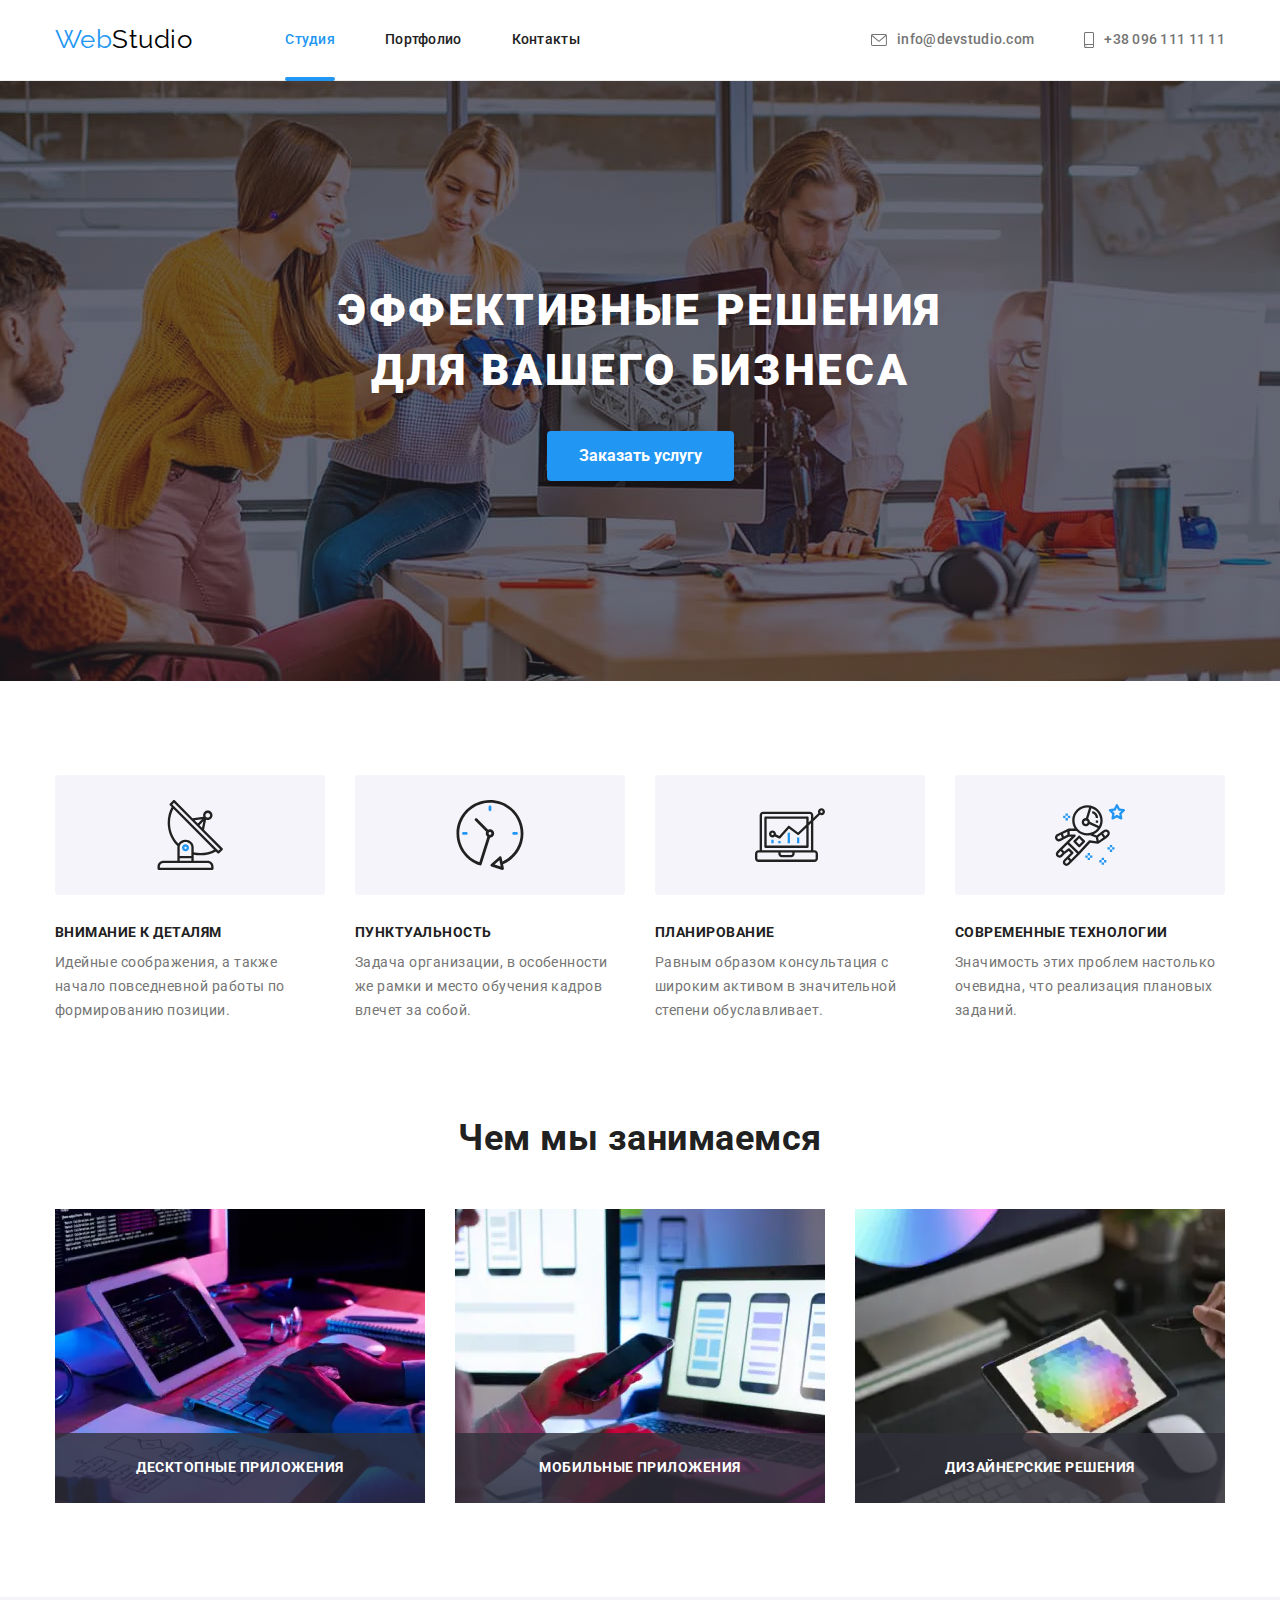
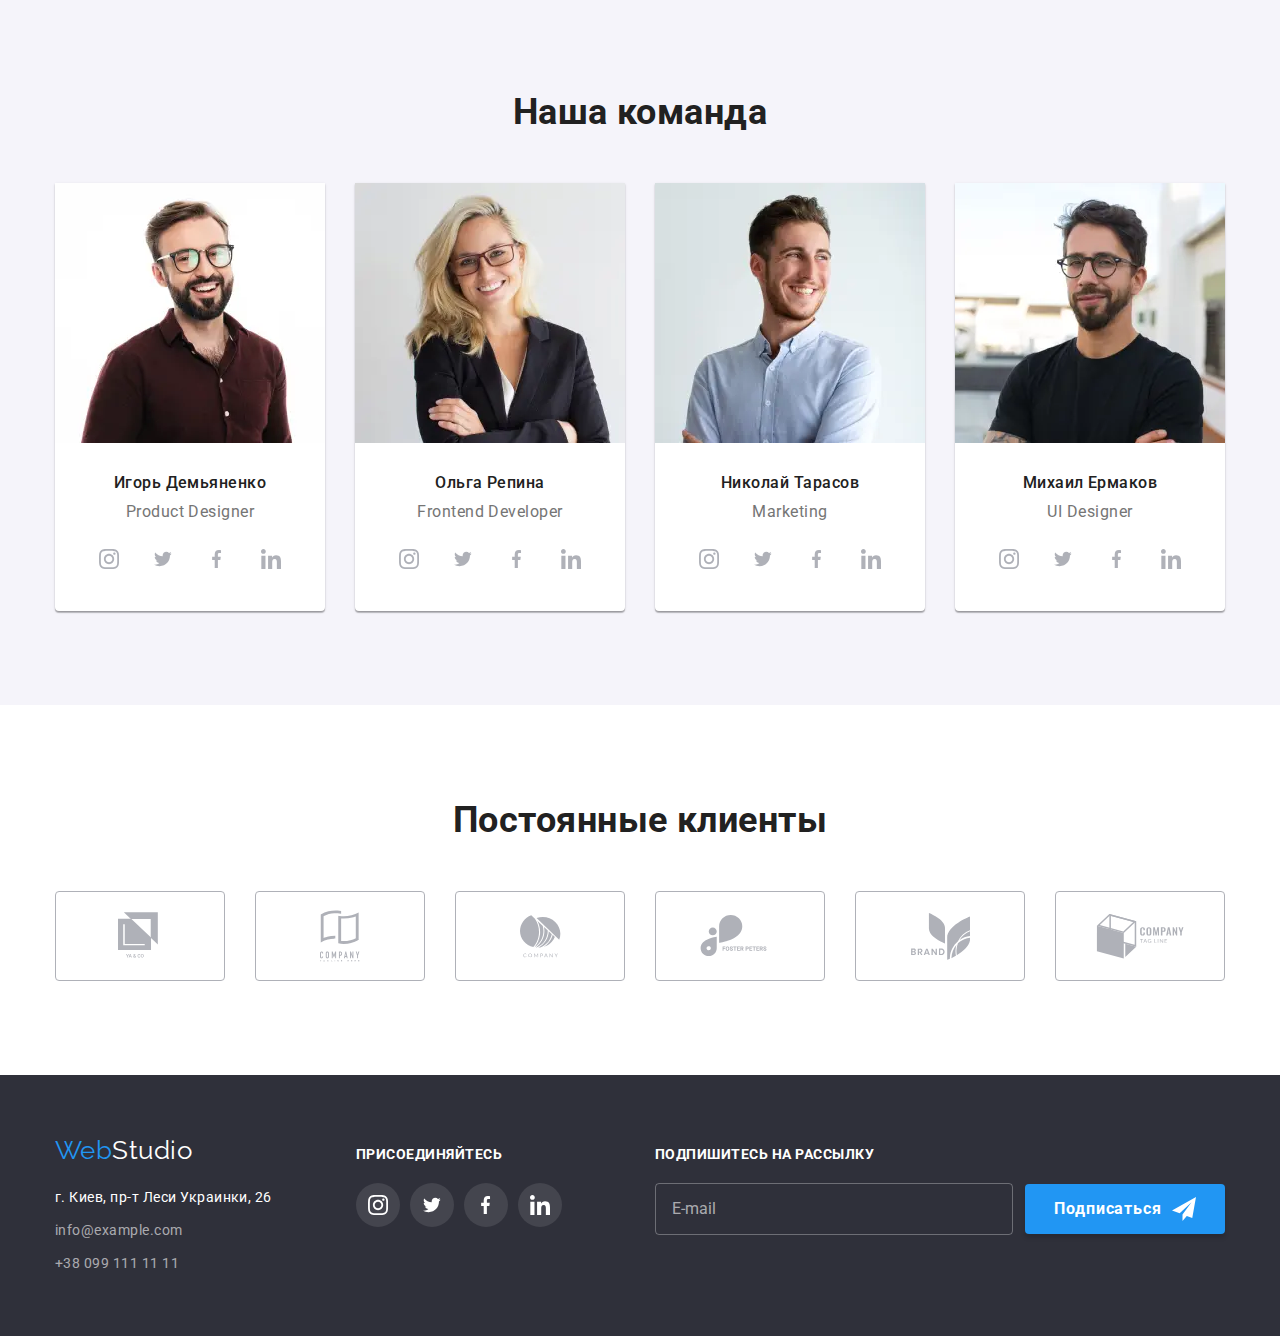
<file: index.html>
<!DOCTYPE html>
<html lang="ru">
<head>
  <meta charset="UTF-8">
  <meta name="viewport" content="width=device-width, initial-scale=1.0">
  <link href="https://fonts.googleapis.com/css2?family=Raleway:wght@700&family=Roboto:wght@400;500;700;900&display=swap"
    rel="stylesheet">
  <link rel="stylesheet" href="https://cdnjs.cloudflare.com/ajax/libs/modern-normalize/1.0.0/modern-normalize.min.css">
  <link rel="stylesheet" href="./css/main.min.css">
  <title>Web Studio</title>
</head>
<body>
  <!-- Page header -->
  <header>
    <div class="container position">
      <nav class="navigation">
        <a href="./index.html" class="logo-header"><span class="logo">Web</span>Studio</a>

        <div class="menu-container" id="menu-container" data-menu>
          <div class="navigation-container">
            <ul class="site-navigation">
              <li class="item">
                <a href="./index.html" class="link link-current">Студия</a>
              </li>
              <li class="item">
                <a href="./portfolio.html" class="link">Портфолио</a>
              </li>
              <li class="item">
                <a href="" class="link">Контакты</a>
              </li>
            </ul>
          </div>
          <div class="contacts-container">
            <ul class="site-contacts">
              <li class="item">
                <a href="mailto:info@devstudio.com" class="link link-contacts">
                  <svg class="icon" width="16" height="12">
                    <use href="./image/studio/sprite.svg#icon-envelope"></use>
                  </svg>
                  info@devstudio.com
                </a>
              </li>
              <li class="item">
                <a href="tel:+380961111111" class="link link-contacts">
                  <svg class="icon" width="10" height="16">
                    <use href="./image/studio/sprite.svg#icon-smartphone"></use>
                  </svg>
                  +38 096 111 11 11
                </a>
              </li>
            </ul>
          </div>
        </div>
      </nav>
      <button class="button-menu" type="button" aria-expanded="false" aria-controls="menu-container" data-menu-button>
        <svg width="24" height="16" aria-label="Переключатель мобильного меню">
          <use class="icon-menu" href="./image/studio/sprite.svg#icon-menu"></use>
          <use class="icon-close" href="./image/studio/sprite.svg#icon-close-nav"></use>
        </svg>
      </button>
    </div>
  </header>

  <!-- Page main -->
  <main>
    <!-- Hero -->
    <section class="hero">
      <div class="container">
        <h1 class="hero-title">Эффективные решения для вашего бизнеса</h1>
        <button class="button-modal" type="button" data-modal-open>Заказать услугу</button>
      </div>
    </section>

    <!-- Feature -->
    <section class="feature">
      <div class="container">
        <h2 class="visually-hidden">Особенности</h2>

        <ul class="feature-list">
          <li class="item">
            <div class="feature-icon">
              <svg width="70" height="70">
                <use href="./image/studio/sprite.svg#icon-antenna"></use>
              </svg>
            </div>
            <h3 class="feature-subtitle">Внимание к деталям</h3>
            <p class="feature-text">Идейные соображения, а также начало повседневной работы по формированию позиции.</p>
          </li>
          <li class="item">
            <div class="feature-icon">
              <svg width="70" height="70">
                <use href="./image/studio/sprite.svg#icon-clock"></use>
              </svg>
            </div>
            <h3 class="feature-subtitle">Пунктуальность</h3>
            <p class="feature-text">Задача организации, в особенности же рамки и место обучения кадров влечет за собой.</p>
          </li>
          <li class="item">
            <div class="feature-icon">
              <svg width="70" height="70">
                <use href="./image/studio/sprite.svg#icon-diagram"></use>
              </svg>
            </div>
            <h3 class="feature-subtitle">Планирование</h3>
            <p class="feature-text">Равным образом консультация с широким активом в значительной степени обуславливает.</p>
          </li>
          <li class="item">
            <div class="feature-icon">
              <svg width="70" height="70">
                <use href="./image/studio/sprite.svg#icon-astronaut"></use>
              </svg>
            </div>
            <h3 class="feature-subtitle">Современные технологии</h3>
            <p class="feature-text">Значимость этих проблем настолько очевидна, что реализация плановых заданий.</p>
          </li>
        </ul>
      </div>
    </section>

    <!-- Employment -->
    <section class="employment">
      <div class="container">
        <h2 class="employment-title">Чем мы занимаемся</h2>
        <ul class="employment-list">
          <li class="item">
            <picture>
              <source srcset="./image/studio/employments/desktop/box-1.webp 1x, ./image/studio/employments/desktop/box-1@2x.webp 2x" type="image/webp">
              <source srcset="./image/studio/employments/desktop/box-1.jpg 1x, ./image/studio/employments/desktop/box-1@2x.jpg 2x">
              <img src="./image/studio/employments/desktop/box-1.jpg" alt="Десктопные приложения" width="370">
            </picture>
            <p class="employment-text">десктопные приложения</p>
          </li>
          <li class="item">
            <picture>
              <source srcset="./image/studio/employments/desktop/box-2.webp 1x, ./image/studio/employments/desktop/box-2@2x.webp 2x" type="image/webp">
              <source srcset="./image/studio/employments/desktop/box-2.jpg 1x, ./image/studio/employments/desktop/box-2@2x.jpg 2x">
              <img src="./image/studio/employments/desktop/box-2.jpg" alt="Десктопные приложения" width="370">
            </picture>
            <p class="employment-text">мобильные приложения</p>
          </li>
          <li class="item">
            <picture>
              <source srcset="./image/studio/employments/desktop/box-3.webp 1x, ./image/studio/employments/desktop/box-3@2x.webp 2x" type="image/webp">
              <source srcset="./image/studio/employments/desktop/box-3.jpg 1x, ./image/studio/employments/desktop/box-3@2x.jpg 2x">
              <img src="./image/studio/employments/desktop/box-3.jpg" alt="Десктопные приложения" width="370">
            </picture>
            <p class="employment-text">дизайнерские решения</p>
          </li>
        </ul>
      </div>
    </section>

    <!-- Team -->
    <section class="team">
      <div class="container">
        <h2 class="team-title">Наша команда</h2>

        <ul class="team-list">
          <li class="team-item">
            <picture>
              <source srcset="./image/studio/team/desktop/foto-1-desktop.webp 1x, ./image/studio/team/desktop/foto-1-desktop@2x.webp 2x" media="(min-width: 1200px)" type="image/webp">
              <source srcset="./image/studio/team/desktop/foto-1-desktop.jpg 1x, ./image/studio/team/desktop/foto-1-desktop@2x.jpg 2x" media="(min-width: 1200px)">
              <source srcset="./image/studio/team/tablet/foto-1-tablet.webp 1x, ./image/studio/team/tablet/foto-1-tablet@2x.webp 2x" media="(min-width: 768px)" type="image/webp">
              <source srcset="./image/studio/team/tablet/foto-1-tablet.jpg 1x, ./image/studio/team/tablet/foto-1-tablet@2x.jpg 2x" media="(min-width: 768px)">
              <source srcset="./image/studio/team/mobile/foto-1-mobile.webp 1x, ./image/studio/team/mobile/foto-1-mobile@2x.webp 2x" media="(max-width: 767px)" type="image/webp">
              <source srcset="./image/studio/team/mobile/foto-1-mobile.jpg 1x, ./image/studio/team/mobile/foto-1-mobile@2x.jpg 2x" media="(max-width: 767px)">
              <img class="team-foto" src="./image/studio/team/desktop/foto-1-desktop.jpg" alt="Игорь Демьяненко">
            </picture>
            <div class="team-description">
              <h3 class="person-name">Игорь Демьяненко</h3>
              <p class="person-position">Product Designer</p>
              <ul class="team-link-list">
                <li class="link-item">
                  <a href="" class="team-link">
                    <svg width="20" height="20">
                      <use href="./image/studio/sprite.svg#icon-instagram"></use>
                    </svg>
                  </a>
                </li>
                <li class="link-item">
                  <a href="" class="team-link">
                    <svg width="20" height="16">
                      <use href="./image/studio/sprite.svg#icon-twitter"></use>
                    </svg>
                  </a>
                </li>
                <li class="link-item">
                  <a href="" class="team-link">
                    <svg width="10" height="20">
                      <use href="./image/studio/sprite.svg#icon-facebook"></use>
                    </svg>
                  </a>
                </li>
                <li class="link-item">
                  <a href="" class="team-link">
                    <svg width="20" height="20">
                      <use href="./image/studio/sprite.svg#icon-linkedin"></use>
                    </svg>
                  </a>
                </li>
              </ul>
            </div>
          </li>
          <li class="team-item">
            <picture>
              <source srcset="./image/studio/team/desktop/foto-2-desktop.webp 1x, ./image/studio/team/desktop/foto-2-desktop@2x.webp 2x" media="(min-width: 1200px)" type="image/webp">
              <source srcset="./image/studio/team/desktop/foto-2-desktop.jpg 1x, ./image/studio/team/desktop/foto-2-desktop@2x.jpg 2x" media="(min-width: 1200px)">
              <source srcset="./image/studio/team/tablet/foto-2-tablet.webp 1x, ./image/studio/team/tablet/foto-2-tablet@2x.webp 2x" media="(min-width: 768px)" type="image/webp">
              <source srcset="./image/studio/team/tablet/foto-2-tablet.jpg 1x, ./image/studio/team/tablet/foto-2-tablet@2x.jpg 2x" media="(min-width: 768px)">
              <source srcset="./image/studio/team/mobile/foto-2-mobile.webp 1x, ./image/studio/team/mobile/foto-2-mobile@2x.webp 2x" media="(max-width: 767px)" type="image/webp">
              <source srcset="./image/studio/team/mobile/foto-2-mobile.jpg 1x, ./image/studio/team/mobile/foto-2-mobile@2x.jpg 2x" media="(max-width: 767px)">
              <img class="team-foto" src="./image/studio/team/desktop/foto-2-desktop.jpg" alt="Ольга Репина">
            </picture>
            <div class="team-description">
              <h3 class="person-name">Ольга Репина</h3>
              <p class="person-position">Frontend Developer</p>
              <ul class="team-link-list">
                <li class="link-item">
                  <a href="" class="team-link">
                    <svg width="20" height="20">
                      <use href="./image/studio/sprite.svg#icon-instagram"></use>
                    </svg>
                  </a>
                </li>
                <li class="link-item">
                  <a href="" class="team-link">
                    <svg width="20" height="16">
                      <use href="./image/studio/sprite.svg#icon-twitter"></use>
                    </svg>
                  </a>
                </li>
                <li class="link-item">
                  <a href="" class="team-link">
                    <svg width="10" height="20">
                      <use href="./image/studio/sprite.svg#icon-facebook"></use>
                    </svg>
                  </a>
                </li>
                <li class="link-item">
                  <a href="" class="team-link">
                    <svg width="20" height="20">
                      <use href="./image/studio/sprite.svg#icon-linkedin"></use>
                    </svg>
                  </a>
                </li>
              </ul>
            </div>
          </li>
          <li class="team-item">
            <picture>
              <source srcset="./image/studio/team/desktop/foto-3-desktop.webp 1x, ./image/studio/team/desktop/foto-3-desktop@2x.webp 2x" media="(min-width: 1200px)" type="image/webp">
              <source srcset="./image/studio/team/desktop/foto-3-desktop.jpg 1x, ./image/studio/team/desktop/foto-3-desktop@2x.jpg 2x" media="(min-width: 1200px)">
              <source srcset="./image/studio/team/tablet/foto-3-tablet.webp 1x, ./image/studio/team/tablet/foto-3-tablet@2x.webp 2x" media="(min-width: 768px)" type="image/webp">
              <source srcset="./image/studio/team/tablet/foto-3-tablet.jpg 1x, ./image/studio/team/tablet/foto-3-tablet@2x.jpg 2x" media="(min-width: 768px)">
              <source srcset="./image/studio/team/mobile/foto-3-mobile.webp 1x, ./image/studio/team/mobile/foto-3-mobile@2x.webp 2x" media="(max-width: 767px)" type="image/webp">
              <source srcset="./image/studio/team/mobile/foto-3-mobile.jpg 1x, ./image/studio/team/mobile/foto-3-mobile@2x.jpg 2x" media="(max-width: 767px)">
              <img class="team-foto" src="./image/studio/team/desktop/foto-3-desktop.jpg" alt="Николай Тарасов">
            </picture>
            <div class="team-description">
              <h3 class="person-name">Николай Тарасов</h3>
              <p class="person-position">Marketing</p>
              <ul class="team-link-list">
                <li class="link-item">
                  <a href="" class="team-link">
                    <svg width="20" height="20">
                      <use href="./image/studio/sprite.svg#icon-instagram"></use>
                    </svg>
                  </a>
                </li>
                <li class="link-item">
                  <a href="" class="team-link">
                    <svg width="20" height="16">
                      <use href="./image/studio/sprite.svg#icon-twitter"></use>
                    </svg>
                  </a>
                </li>
                <li class="link-item">
                  <a href="" class="team-link">
                    <svg width="10" height="20">
                      <use href="./image/studio/sprite.svg#icon-facebook"></use>
                    </svg>
                  </a>
                </li>
                <li class="link-item">
                  <a href="" class="team-link">
                    <svg width="20" height="20">
                      <use href="./image/studio/sprite.svg#icon-linkedin"></use>
                    </svg>
                  </a>
                </li>
              </ul>
            </div>
          </li>
          <li class="team-item">
            <picture>
              <source srcset="./image/studio/team/desktop/foto-4-desktop.webp 1x, ./image/studio/team/desktop/foto-4-desktop@2x.webp 2x" media="(min-width: 1200px)" type="image/webp">
              <source srcset="./image/studio/team/desktop/foto-4-desktop.jpg 1x, ./image/studio/team/desktop/foto-4-desktop@2x.jpg 2x" media="(min-width: 1200px)">
              <source srcset="./image/studio/team/tablet/foto-4-tablet.webp 1x, ./image/studio/team/tablet/foto-4-tablet@2x.webp 2x" media="(min-width: 768px)" type="image/webp">
              <source srcset="./image/studio/team/tablet/foto-4-tablet.jpg 1x, ./image/studio/team/tablet/foto-4-tablet@2x.jpg 2x" media="(min-width: 768px)">
              <source srcset="./image/studio/team/mobile/foto-4-mobile.webp 1x, ./image/studio/team/mobile/foto-4-mobile@2x.webp 2x" media="(max-width: 767px)" type="image/webp">
              <source srcset="./image/studio/team/mobile/foto-4-mobile.jpg 1x, ./image/studio/team/mobile/foto-4-mobile@2x.jpg 2x" media="(max-width: 767px)">
              <img class="team-foto" src="./image/studio/team/desktop/foto-4-desktop.jpg" alt="Михаил Ермаков">
            </picture>
            <div class="team-description">
              <h3 class="person-name">Михаил Ермаков</h3>
              <p class="person-position">UI Designer</p>
              <ul class="team-link-list">
                <li class="link-item">
                  <a href="" class="team-link">
                    <svg width="20" height="20">
                      <use href="./image/studio/sprite.svg#icon-instagram"></use>
                    </svg>
                  </a>
                </li>
                <li class="link-item">
                  <a href="" class="team-link">
                    <svg width="20" height="16">
                      <use href="./image/studio/sprite.svg#icon-twitter"></use>
                    </svg>
                  </a>
                </li>
                <li class="link-item">
                  <a href="" class="team-link">
                    <svg width="10" height="20">
                      <use href="./image/studio/sprite.svg#icon-facebook"></use>
                    </svg>
                  </a>
                </li>
                <li class="link-item">
                  <a href="" class="team-link">
                    <svg width="20" height="20">
                      <use href="./image/studio/sprite.svg#icon-linkedin"></use>
                    </svg>
                  </a>
                </li>
              </ul>
            </div>
          </li>
        </ul>
      </div>
    </section>

    <!-- Regular customers -->
    <section class="regular-customers">
      <div class="container">
        <h2 class="regular-customers-title">Постоянные клиенты</h2>

        <ul class="customers-list">
          <li class="item">
            <a href="" class="customer-link">
              <svg class="icon" width="44" height="49">
                <use href="./image/studio/sprite.svg#icon-logo-1"></use>
              </svg>
            </a>
          </li>
          <li class="item">
            <a href="" class="customer-link">
              <svg class="icon" width="40" height="52">
                <use href="./image/studio/sprite.svg#icon-logo-2"></use>
              </svg>
            </a>
          </li>
          <li class="item">
            <a href="" class="customer-link">
              <svg class="icon" width="41" height="43">
                <use href="./image/studio/sprite.svg#icon-logo-3"></use>
              </svg>
            </a>
          </li>
          <li class="item">
            <a href="" class="customer-link">
              <svg class="icon" width="80" height="42">
                <use href="./image/studio/sprite.svg#icon-logo-4"></use>
              </svg>
            </a>
          </li>
          <li class="item">
            <a href="" class="customer-link">
              <svg class="icon" width="59" height="47">
                <use href="./image/studio/sprite.svg#icon-logo-5"></use>
              </svg>
            </a>
          </li>
          <li class="item">
            <a href="" class="customer-link">
              <svg class="icon" width="89" height="45">
                <use href="./image/studio/sprite.svg#icon-logo-6"></use>
              </svg>
            </a>
          </li>
        </ul>
      </div>
    </section>
  </main>

  <!-- Page footer -->
  <footer>
    <div class="container">
      <div class="address-container">
        <a href="./index.html" class="logo-footer"><span class="logo">Web</span>Studio</a>

        <address>
          <ul class="contacts">
            <li class="address-item">
              <p class="address">г. Киев, пр-т Леси Украинки, 26</p>
            </li>
            <li class="address-item">
              <p class="link-contacts-adress">info@example.com</p>
            </li>
            <li class="address-item">
              <p class="link-contacts-adress">+38 099 111 11 11</p>
            </li>
          </ul>
        </address>
      </div>

      <div class="social-links-container">
        <p class="social-links-title">присоединяйтесь</p>

        <ul class="social-link-list">
          <li class="social-item">
            <a href="" class="social-link">
              <svg width="20" height="20">
                <use href="./image/studio/sprite.svg#icon-instagram"></use>
            </svg>
           </a>
          </li>
          <li class="social-item">
            <a href="" class="social-link">
              <svg width="20" height="16">
                <use href="./image/studio/sprite.svg#icon-twitter"></use>
            </svg>
            </a>
          </li>
          <li class="social-item">
            <a href="" class="social-link">
              <svg width="10" height="20">
                <use href="./image/studio/sprite.svg#icon-facebook"></use>
            </svg>
            </a>
          </li>
          <li class="social-item">
            <a href="" class="social-link">
              <svg width="20" height="20">
                <use href="./image/studio/sprite.svg#icon-linkedin"></use>
            </svg>
            </a>
          </li>
        </ul>
      </div>

      <div class="subscribe-container">
        <p class="subscribe-title">подпишитесь на рассылку</p>

        <form class="subscribe-form" action="">
          <input type="email" name="email" placeholder="E-mail">

          <button class="button-subscribe" type="submit">Подписаться
            <svg class="subscribe-icon" width="24" height="24">
              <use href="./image/studio/sprite.svg#icon-send"></use>
            </svg>
          </button>
        </form>
      </div>
    </div>
  </footer>

  <!-- Modal window -->
  <div class="backdrop is-hidden" data-modal>
    <div class="modal">
      <form class="modal-form" action="">
        <button class="button-close" type="button" data-modal-close>
          <svg width="11px" height="11px">
            <use href="./image/studio/sprite.svg#icon-close"></use>
          </svg>
        </button>

        <p class="modal-title">Оставьте свои данные, мы вам перезвоним</p>

        <div class="input-container">
          <label class="form-label" for="name">Имя</label>
          <input class="form-input" type="name" name="name" id="name">
          <svg class="modal-icon" width="18" height="18">
            <use href="./image/studio/sprite.svg#icon-human"></use>
          </svg>
        </div>
        <div class="input-container">
          <label  class="form-label" for="tel">Телефон</label>
          <input class="form-input" type="tel" name="phone" id="tel">
          <svg class="modal-icon" width="18" height="18">
            <use href="./image/studio/sprite.svg#icon-phone"></use>
          </svg>
        </div>
        <div class="input-container">
          <label  class="form-label" for="email">Почта</label>
          <input class="form-input" type="email" name="email" id="email">
          <svg class="modal-icon" width="18" height="18">
            <use href="./image/studio/sprite.svg#icon-envelope-modal"></use>
          </svg>
        </div>
        <div class="input-container textarea">
          <label  class="form-label" for="comment">Комментарии</label>
          <textarea type="text" name="comment" id="comment" placeholder="Введите текст"></textarea>
        </div>
        <div class="input-checkbox-container">
          <label for="privacy">
            <input class="checkbox" type="checkbox" name="privacy" id="privacy">
            <span class="checkbox-icon"></span>
            <span> Соглашаюсь с рассылкой и принимаю
            <a href="" class="privacy-link">Условия договора</a>
            </span>
          </label>
        </div>

        <button class="button-submit" type="submit">Отправить</button>
      </form>
    </div>
  </div>

  <!-- Script for modal -->
  <script src="./js/modal.js"></script>

  <!-- Script for mobile navigation menu -->
  <script src="./js/menu.js"></script>
</body>
</html>
</file>
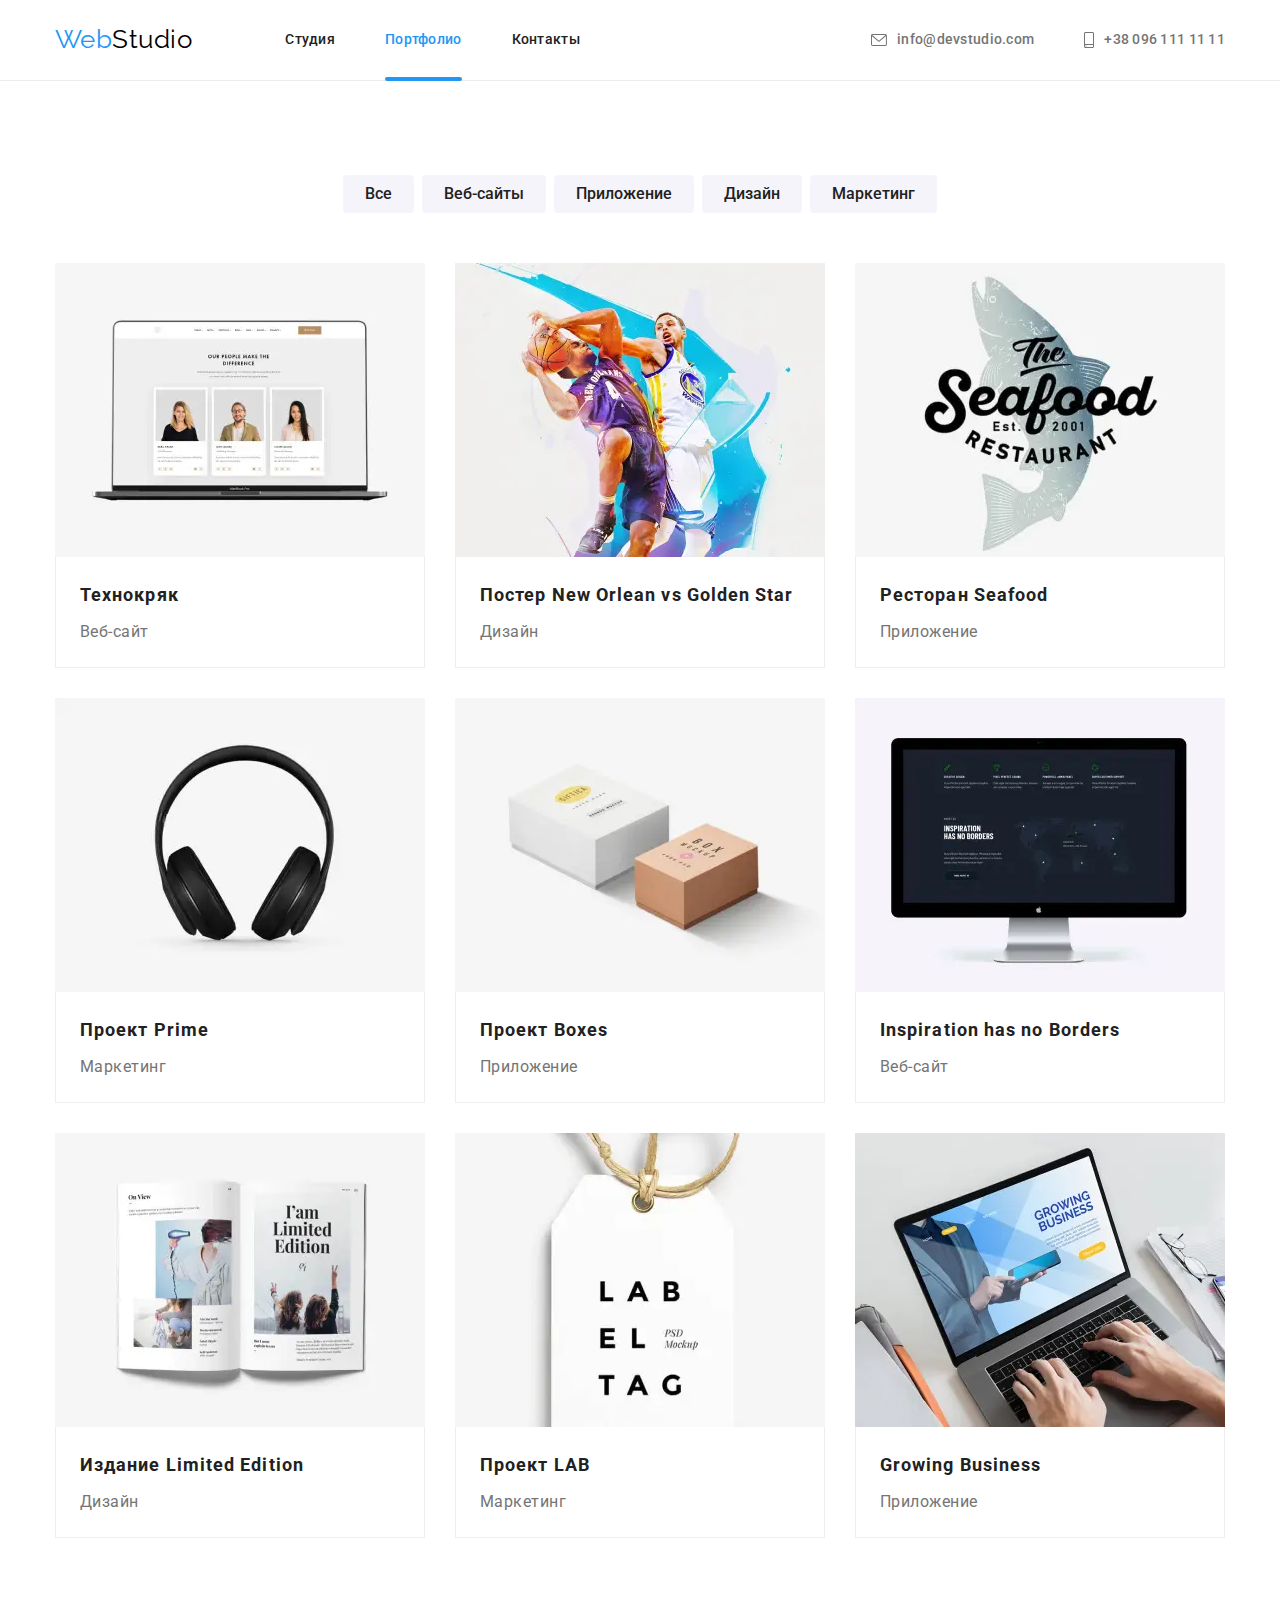
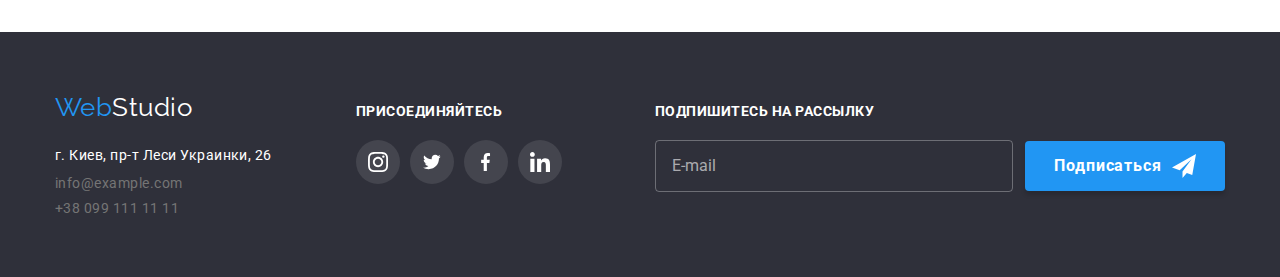
<file: portfolio.html>
<!DOCTYPE html>
<html lang="ru">
<head>
  <meta charset="UTF-8">
  <meta name="viewport" content="width=device-width, initial-scale=1.0">
  <link href="https://fonts.googleapis.com/css2?family=Raleway:wght@700&family=Roboto:wght@400;500;700;900&display=swap"
    rel="stylesheet">
  <link rel="stylesheet" href="https://cdnjs.cloudflare.com/ajax/libs/modern-normalize/1.0.0/modern-normalize.min.css">
  <link rel="stylesheet" href="./css/portfolio.min.css">
  <title>Web Studio</title>
</head>
<body>
  <!-- Page header -->
  <header>
    <div class="container position">
      <nav class="navigation">
        <a href="./index.html" class="logo-header"><span class="logo">Web</span>Studio</a>

        <div class="menu-container" id="menu-container" data-menu>
          <div class="navigation-container">
            <ul class="site-navigation">
              <li class="item">
                <a href="./index.html" class="link">Студия</a>
              </li>
              <li class="item">
                <a href="./portfolio.html" class="link link-current">Портфолио</a>
              </li>
              <li class="item">
                <a href="" class="link">Контакты</a>
              </li>
            </ul>
          </div>
          <div class="contacts-container">
            <ul class="site-contacts">
              <li class="item">
                <a href="mailto:info@devstudio.com" class="link link-contacts">
                  <svg class="icon" width="16" height="12">
                    <use href="./image/studio/sprite.svg#icon-envelope"></use>
                  </svg>
                  info@devstudio.com
                </a>
              </li>
              <li class="item">
                <a href="tel:+380961111111" class="link link-contacts">
                  <svg class="icon" width="10" height="16">
                    <use href="./image/studio/sprite.svg#icon-smartphone"></use>
                  </svg>
                  +38 096 111 11 11
                </a>
              </li>
            </ul>
          </div>
        </div>
      </nav>
      <button class="button-menu" type="button" aria-expanded="false" aria-controls="menu-container" data-menu-button>
        <svg width="24" height="16" aria-label="Переключатель мобильного меню">
          <use class="icon-menu" href="./image/studio/sprite.svg#icon-menu"></use>
          <use class="icon-close" href="./image/studio/sprite.svg#icon-close-nav"></use>
        </svg>
      </button>
    </div>
  </header>

  <!-- Page main -->
  <main>
    <h1 class="visually-hidden">Портфолио</h1>

    <section class="portfolio">
      <div class="container">
        <ul class="filter">
          <li class="item"><button class="button-filter" type="button">Все</button></li>
          <li class="item"><button class="button-filter" type="button">Веб-сайты</button></li>
          <li class="item"><button class="button-filter" type="button">Приложение</button></li>
          <li class="item"><button class="button-filter" type="button">Дизайн</button></li>
          <li class="item"><button class="button-filter" type="button">Маркетинг</button></li>
        </ul>

        <ul class="content">
          <li class="item">
            <a href="" class="content-link">
              <div class="overlay">
                <picture>
                  <source srcset="./image/portfolio/desktop/portfolio-1-desktop.webp 1x, ./image/portfolio/desktop/portfolio-1-desktop@2x.webp 2x" media="(min-width: 1200px)" type="image/webp">
                  <source srcset="./image/portfolio/desktop/portfolio-1-desktop.jpg 1x, ./image/portfolio/desktop/portfolio-1-desktop@2x.jpg 2x" media="(min-width: 1200px)">
                  <source srcset="./image/portfolio/tablet/portfolio-1-tablet.webp 1x, ./image/portfolio/tablet/portfolio-1-tablet@2x.webp 2x" media="(min-width: 768px)" type="image/webp">
                  <source srcset="./image/portfolio/tablet/portfolio-1-tablet.jpg 1x, ./image/portfolio/tablet/portfolio-1-tablet@2x.jpg 2x" media="(min-width: 768px)">
                  <source srcset="./image/portfolio/mobile/portfolio-1-mobile.webp 1x, ./image/portfolio/mobile/portfolio-1-mobile@2x.webp 2x" media="(max-width: 767px)" type="image/webp">
                  <source srcset="./image/portfolio/mobile/portfolio-1-mobile.jpg 1x, ./image/portfolio/mobile/portfolio-1-mobile@2x.jpg 2x" media="(max-width: 767px)">
                  <img class="content-image" src="./image/portfolio/desktop/portfolio-1-desktop.jpg" alt="Веб-сайт">
                </picture>
                <p class="overlay-text">Технокряк это современная площадка распространения коронавируса. Компании используют эту платформу для цифрового шпионажа и атак на защищённые сервера конкурентов.</p>
              </div>
              <div class="card-description">
                <h2 class="description">Технокряк</h2>
                <p class="class">Веб-сайт</p>
              </div>
            </a>
          </li>
          <li class="item">
            <a href="" class="content-link">
              <div class="overlay">
                <picture>
                  <source srcset="./image/portfolio/desktop/portfolio-2-desktop.webp 1x, ./image/portfolio/desktop/portfolio-2-desktop@2x.webp 2x" media="(min-width: 1200px)" type="image/webp">
                  <source srcset="./image/portfolio/desktop/portfolio-2-desktop.jpg 1x, ./image/portfolio/desktop/portfolio-2-desktop@2x.jpg 2x" media="(min-width: 1200px)">
                  <source srcset="./image/portfolio/tablet/portfolio-2-tablet.webp 1x, ./image/portfolio/tablet/portfolio-2-tablet@2x.webp 2x" media="(min-width: 768px)" type="image/webp">
                  <source srcset="./image/portfolio/tablet/portfolio-2-tablet.jpg 1x, ./image/portfolio/tablet/portfolio-2-tablet@2x.jpg 2x" media="(min-width: 768px)">
                  <source srcset="./image/portfolio/mobile/portfolio-2-mobile.webp 1x, ./image/portfolio/mobile/portfolio-2-mobile@2x.webp 2x" media="(max-width: 767px)" type="image/webp">
                  <source srcset="./image/portfolio/mobile/portfolio-2-mobile.jpg 1x, ./image/portfolio/mobile/portfolio-2-mobile@2x.jpg 2x" media="(max-width: 767px)">
                  <img class="content-image" src="./image/portfolio/desktop/portfolio-2-desktop.jpg" alt="Веб-сайт">
                </picture>
                <p class="overlay-text">Технокряк это современная площадка распространения коронавируса. Компании используют эту платформу для цифрового шпионажа и атак на защищённые сервера конкурентов.</p>
              </div>

              <div class="card-description">
                <h2 class="description">Постер New Orlean vs Golden Star</h2>
                <p class="class">Дизайн</p>
              </div>
            </a>
          </li>
          <li class="item">
            <a href="" class="content-link">
              <div class="overlay">
                <picture>
                  <source srcset="./image/portfolio/desktop/portfolio-3-desktop.webp 1x, ./image/portfolio/desktop/portfolio-3-desktop@2x.webp 2x" media="(min-width: 1200px)" type="image/webp">
                  <source srcset="./image/portfolio/desktop/portfolio-3-desktop.jpg 1x, ./image/portfolio/desktop/portfolio-3-desktop@2x.jpg 2x" media="(min-width: 1200px)">
                  <source srcset="./image/portfolio/tablet/portfolio-3-tablet.webp 1x, ./image/portfolio/tablet/portfolio-3-tablet@2x.webp 2x" media="(min-width: 768px)" type="image/webp">
                  <source srcset="./image/portfolio/tablet/portfolio-3-tablet.jpg 1x, ./image/portfolio/tablet/portfolio-3-tablet@2x.jpg 2x" media="(min-width: 768px)">
                  <source srcset="./image/portfolio/mobile/portfolio-3-mobile.webp 1x, ./image/portfolio/mobile/portfolio-3-mobile@2x.webp 2x" media="(max-width: 767px)" type="image/webp">
                  <source srcset="./image/portfolio/mobile/portfolio-3-mobile.jpg 1x, ./image/portfolio/mobile/portfolio-3-mobile@2x.jpg 2x" media="(max-width: 767px)">
                  <img class="content-image" src="./image/portfolio/desktop/portfolio-3-desktop.jpg" alt="Веб-сайт">
                </picture>
                <p class="overlay-text">Технокряк это современная площадка распространения коронавируса. Компании используют эту платформу для цифрового шпионажа и атак на защищённые сервера конкурентов.</p>
              </div>

              <div class="card-description">
                <h2 class="description">Ресторан Seafood</h2>
                <p class="class">Приложение</p>
              </div>
            </a>
          </li>
          <li class="item">
            <a href="" class="content-link">
              <div class="overlay">
                <picture>
                  <source srcset="./image/portfolio/desktop/portfolio-4-desktop.webp 1x, ./image/portfolio/desktop/portfolio-4-desktop@2x.webp 2x" media="(min-width: 1200px)" type="image/webp">
                  <source srcset="./image/portfolio/desktop/portfolio-4-desktop.jpg 1x, ./image/portfolio/desktop/portfolio-4-desktop@2x.jpg 2x" media="(min-width: 1200px)">
                  <source srcset="./image/portfolio/tablet/portfolio-4-tablet.webp 1x, ./image/portfolio/tablet/portfolio-4-tablet@2x.webp 2x" media="(min-width: 768px)" type="image/webp">
                  <source srcset="./image/portfolio/tablet/portfolio-4-tablet.jpg 1x, ./image/portfolio/tablet/portfolio-4-tablet@2x.jpg 2x" media="(min-width: 768px)">
                  <source srcset="./image/portfolio/mobile/portfolio-4-mobile.webp 1x, ./image/portfolio/mobile/portfolio-4-mobile@2x.webp 2x" media="(max-width: 767px)" type="image/webp">
                  <source srcset="./image/portfolio/mobile/portfolio-4-mobile.jpg 1x, ./image/portfolio/mobile/portfolio-4-mobile@2x.jpg 2x" media="(max-width: 767px)">
                  <img class="content-image" src="./image/portfolio/desktop/portfolio-4-desktop.jpg" alt="Веб-сайт">
                </picture>
                <p class="overlay-text">Технокряк это современная площадка распространения коронавируса. Компании используют эту платформу для цифрового шпионажа и атак на защищённые сервера конкурентов.</p>
              </div>

              <div class="card-description">
                <h2 class="description">Проект Prime</h2>
                <p class="class">Маркетинг</p>
              </div>
            </a>
          </li>
          <li class="item">
            <a href="" class="content-link">
              <div class="overlay">
                <picture>
                  <source srcset="./image/portfolio/desktop/portfolio-5-desktop.webp 1x, ./image/portfolio/desktop/portfolio-5-desktop@2x.webp 2x" media="(min-width: 1200px)" type="image/webp">
                  <source srcset="./image/portfolio/desktop/portfolio-5-desktop.jpg 1x, ./image/portfolio/desktop/portfolio-5-desktop@2x.jpg 2x" media="(min-width: 1200px)">
                  <source srcset="./image/portfolio/tablet/portfolio-5-tablet.webp 1x, ./image/portfolio/tablet/portfolio-5-tablet@2x.webp 2x" media="(min-width: 768px)" type="image/webp">
                  <source srcset="./image/portfolio/tablet/portfolio-5-tablet.jpg 1x, ./image/portfolio/tablet/portfolio-5-tablet@2x.jpg 2x" media="(min-width: 768px)">
                  <source srcset="./image/portfolio/mobile/portfolio-5-mobile.webp 1x, ./image/portfolio/mobile/portfolio-5-mobile@2x.webp 2x" media="(max-width: 767px)" type="image/webp">
                  <source srcset="./image/portfolio/mobile/portfolio-5-mobile.jpg 1x, ./image/portfolio/mobile/portfolio-5-mobile@2x.jpg 2x" media="(max-width: 767px)">
                  <img class="content-image" src="./image/portfolio/desktop/portfolio-5-desktop.jpg" alt="Веб-сайт">
                </picture>
                <p class="overlay-text">Технокряк это современная площадка распространения коронавируса. Компании используют эту платформу для цифрового шпионажа и атак на защищённые сервера конкурентов.</p>
              </div>

              <div class="card-description">
                <h2 class="description">Проект Boxes</h2>
                <p class="class">Приложение</p>
              </div>
            </a>
          </li>
          <li class="item">
            <a href="" class="content-link">
              <div class="overlay">
                <picture>
                  <source srcset="./image/portfolio/desktop/portfolio-6-desktop.webp 1x, ./image/portfolio/desktop/portfolio-6-desktop@2x.webp 2x" media="(min-width: 1200px)" type="image/webp">
                  <source srcset="./image/portfolio/desktop/portfolio-6-desktop.jpg 1x, ./image/portfolio/desktop/portfolio-6-desktop@2x.jpg 2x" media="(min-width: 1200px)">
                  <source srcset="./image/portfolio/tablet/portfolio-6-tablet.webp 1x, ./image/portfolio/tablet/portfolio-6-tablet@2x.webp 2x" media="(min-width: 768px)" type="image/webp">
                  <source srcset="./image/portfolio/tablet/portfolio-6-tablet.jpg 1x, ./image/portfolio/tablet/portfolio-6-tablet@2x.jpg 2x" media="(min-width: 768px)">
                  <source srcset="./image/portfolio/mobile/portfolio-6-mobile.webp 1x, ./image/portfolio/mobile/portfolio-6-mobile@2x.webp 2x" media="(max-width: 767px)" type="image/webp">
                  <source srcset="./image/portfolio/mobile/portfolio-6-mobile.jpg 1x, ./image/portfolio/mobile/portfolio-6-mobile@2x.jpg 2x" media="(max-width: 767px)">
                  <img class="content-image" src="./image/portfolio/desktop/portfolio-6-desktop.jpg" alt="Веб-сайт">
                </picture>
                <p class="overlay-text">Технокряк это современная площадка распространения коронавируса. Компании используют эту платформу для цифрового шпионажа и атак на защищённые сервера конкурентов.</p>
              </div>

              <div class="card-description">
                <h2 class="description">Inspiration has no Borders</h2>
                <p class="class">Веб-сайт</p>
              </div>
            </a>
          </li>
          <li class="item">
            <a href="" class="content-link">
              <div class="overlay">
                <picture>
                  <source srcset="./image/portfolio/desktop/portfolio-7-desktop.webp 1x, ./image/portfolio/desktop/portfolio-7-desktop@2x.webp 2x" media="(min-width: 1200px)" type="image/webp">
                  <source srcset="./image/portfolio/desktop/portfolio-7-desktop.jpg 1x, ./image/portfolio/desktop/portfolio-7-desktop@2x.jpg 2x" media="(min-width: 1200px)">
                  <source srcset="./image/portfolio/tablet/portfolio-7-tablet.webp 1x, ./image/portfolio/tablet/portfolio-7-tablet@2x.webp 2x" media="(min-width: 768px)" type="image/webp">
                  <source srcset="./image/portfolio/tablet/portfolio-7-tablet.jpg 1x, ./image/portfolio/tablet/portfolio-7-tablet@2x.jpg 2x" media="(min-width: 768px)">
                  <source srcset="./image/portfolio/mobile/portfolio-7-mobile.webp 1x, ./image/portfolio/mobile/portfolio-7-mobile@2x.webp 2x" media="(max-width: 767px)" type="image/webp">
                  <source srcset="./image/portfolio/mobile/portfolio-7-mobile.jpg 1x, ./image/portfolio/mobile/portfolio-7-mobile@2x.jpg 2x" media="(max-width: 767px)">
                  <img class="content-image" src="./image/portfolio/desktop/portfolio-7-desktop.jpg" alt="Веб-сайт">
                </picture>
                <p class="overlay-text">Технокряк это современная площадка распространения коронавируса. Компании используют эту платформу для цифрового шпионажа и атак на защищённые сервера конкурентов.</p>
              </div>

              <div class="card-description">
                <h2 class="description">Издание Limited Edition</h2>
                <p class="class">Дизайн</p>
              </div>
            </a>
          </li>
          <li class="item">
            <a href="" class="content-link">
              <div class="overlay">
                 <picture>
                  <source srcset="./image/portfolio/desktop/portfolio-8-desktop.webp 1x, ./image/portfolio/desktop/portfolio-8-desktop@2x.webp 2x" media="(min-width: 1200px)" type="image/webp">
                  <source srcset="./image/portfolio/desktop/portfolio-8-desktop.jpg 1x, ./image/portfolio/desktop/portfolio-8-desktop@2x.jpg 2x" media="(min-width: 1200px)">
                  <source srcset="./image/portfolio/tablet/portfolio-8-tablet.webp 1x, ./image/portfolio/tablet/portfolio-8-tablet@2x.webp 2x" media="(min-width: 768px)" type="image/webp">
                  <source srcset="./image/portfolio/tablet/portfolio-8-tablet.jpg 1x, ./image/portfolio/tablet/portfolio-8-tablet@2x.jpg 2x" media="(min-width: 768px)">
                  <source srcset="./image/portfolio/mobile/portfolio-8-mobile.webp 1x, ./image/portfolio/mobile/portfolio-8-mobile@2x.webp 2x" media="(max-width: 767px)" type="image/webp">
                  <source srcset="./image/portfolio/mobile/portfolio-8-mobile.jpg 1x, ./image/portfolio/mobile/portfolio-8-mobile@2x.jpg 2x" media="(max-width: 767px)">
                  <img class="content-image" src="./image/portfolio/desktop/portfolio-8-desktop.jpg" alt="Веб-сайт">
                </picture>
                <p class="overlay-text">Технокряк это современная площадка распространения коронавируса. Компании используют эту платформу для цифрового шпионажа и атак на защищённые сервера конкурентов.</p>
              </div>

              <div class="card-description">
                <h2 class="description">Проект LAB</h2>
                <p class="class">Маркетинг</p>
              </div>
            </a>
          </li>
          <li class="item">
            <a href="" class="content-link">
              <div class="overlay">
                <picture>
                  <source srcset="./image/portfolio/desktop/portfolio-9-desktop.webp 1x, ./image/portfolio/desktop/portfolio-9-desktop@2x.webp 2x" media="(min-width: 1200px)" type="image/webp">
                  <source srcset="./image/portfolio/desktop/portfolio-9-desktop.jpg 1x, ./image/portfolio/desktop/portfolio-9-desktop@2x.jpg 2x" media="(min-width: 1200px)">
                  <source srcset="./image/portfolio/tablet/portfolio-9-tablet.webp 1x, ./image/portfolio/tablet/portfolio-9-tablet@2x.webp 2x" media="(min-width: 768px)" type="image/webp">
                  <source srcset="./image/portfolio/tablet/portfolio-9-tablet.jpg 1x, ./image/portfolio/tablet/portfolio-9-tablet@2x.jpg 2x" media="(min-width: 768px)">
                  <source srcset="./image/portfolio/mobile/portfolio-9-mobile.webp 1x, ./image/portfolio/mobile/portfolio-9-mobile@2x.webp 2x" media="(max-width: 767px)" type="image/webp">
                  <source srcset="./image/portfolio/mobile/portfolio-9-mobile.jpg 1x, ./image/portfolio/mobile/portfolio-9-mobile@2x.jpg 2x" media="(max-width: 767px)">
                  <img class="content-image" src="./image/portfolio/desktop/portfolio-9-desktop.jpg" alt="Веб-сайт">
                </picture>
                <p class="overlay-text">Технокряк это современная площадка распространения коронавируса. Компании используют эту платформу для цифрового шпионажа и атак на защищённые сервера конкурентов.</p>
              </div>

              <div class="card-description">
                <h2 class="description">Growing Business</h2>
                <p class="class">Приложение</p>
              </div>
            </a>
          </li>
        </ul>
      </div>
    </section>
  </main>

    <!-- Page footer -->
  <footer>
    <div class="container">
      <div class="address-container">
        <a href="./index.html" class="logo-footer"><span class="logo">Web</span>Studio</a>

        <address>
          <ul class="contacts">
            <li class="address-item">
              <p class="address">г. Киев, пр-т Леси Украинки, 26</p>
            </li>
            <li class="address-item">
              <p class="link-contacts">info@example.com</p>
            </li>
            <li class="address-item">
              <p class="link-contacts">+38 099 111 11 11</p>
            </li>
          </ul>
        </address>
      </div>

      <div class="social-links-container">
        <p class="social-links-title">присоединяйтесь</p>

        <ul class="social-link-list">
          <li class="social-item">
            <a href="" class="social-link">
              <svg width="20" height="20">
                <use href="./image/studio/sprite.svg#icon-instagram"></use>
            </svg>
           </a>
          </li>
          <li class="social-item">
            <a href="" class="social-link">
              <svg width="20" height="16">
                <use href="./image/studio/sprite.svg#icon-twitter"></use>
            </svg>
            </a>
          </li>
          <li class="social-item">
            <a href="" class="social-link">
              <svg width="10" height="20">
                <use href="./image/studio/sprite.svg#icon-facebook"></use>
            </svg>
            </a>
          </li>
          <li class="social-item">
            <a href="" class="social-link">
              <svg width="20" height="20">
                <use href="./image/studio/sprite.svg#icon-linkedin"></use>
            </svg>
            </a>
          </li>
        </ul>
      </div>

      <div class="subscribe-container">
        <p class="subscribe-title">подпишитесь на рассылку</p>

        <form class="subscribe-form" action="">
          <input type="email" name="email" placeholder="E-mail">

          <button class="button-subscribe" type="submit">Подписаться
            <svg class="subscribe-icon" width="24" height="24">
              <use href="./image/studio/sprite.svg#icon-send"></use>
            </svg>
          </button>
        </form>
      </div>
    </div>
  </footer>

  <!-- Script for modal -->
  <script src="./js/modal.js"></script>
  <script src="./js/menu.js"></script>
</body>
</html>
</file>
<file: css/main.min.css>
.visually-hidden{position:absolute;width:1px;height:1px;margin:-1px;border:0;padding:0;white-space:nowrap;-webkit-clip-path:inset(100%);clip-path:inset(100%);clip:rect(0 0 0 0);overflow:hidden}.input-checkbox-container label[for='privacy'],.feature-icon,.employment-text,.team-link-list,.team-link,.customer-link,.social-link-list,.social-link,.button-subscribe{display:-webkit-box;display:-ms-flexbox;display:flex;-webkit-box-pack:center;-ms-flex-pack:center;justify-content:center;-webkit-box-align:center;-ms-flex-align:center;align-items:center}footer .container,.subscribe-form{display:-webkit-box;display:-ms-flexbox;display:flex;-webkit-box-orient:vertical;-webkit-box-direction:normal;-ms-flex-direction:column;flex-direction:column;-webkit-box-align:center;-ms-flex-align:center;align-items:center}body{color:#212121;background-color:#ffffff;font-family:'Roboto', sans-serif;letter-spacing:0.03em}@media screen and (max-width: 767px){body{padding-top:80px}}body.modal-open{overflow:hidden}ul{list-style:none;padding:0;margin-top:0px;margin-bottom:0px}a{text-decoration:none;color:inherit}p,h1,h2,h3{margin-top:0;margin-bottom:0}button{font-family:inherit;cursor:pointer}img{display:block}.container{margin-left:auto;margin-right:auto;padding-left:15px;padding-right:15px}@media screen and (min-width: 480px){.container{width:480px}}@media screen and (min-width: 768px){.container{width:768px}}@media screen and (min-width: 1200px){.container{width:1200px}}.logo{color:#2196f3}.logo-header{color:#000000;font-family:'Raleway', sans-serif;font-size:26px;line-height:1.2}.logo-footer{color:#ffffff;font-family:'Raleway', sans-serif;font-size:26px;line-height:1.2}header{border-bottom:1px solid #ececec}@media screen and (max-width: 767px){header{position:fixed;top:0;background-color:#fff;width:100%;z-index:998}}.position{display:-webkit-box;display:-ms-flexbox;display:flex;-webkit-box-align:center;-ms-flex-align:center;align-items:center;height:80px}@media screen and (max-width: 767px){.position{-webkit-box-pack:justify;-ms-flex-pack:justify;justify-content:space-between}}.navigation{display:-webkit-box;display:-ms-flexbox;display:flex;-webkit-box-align:center;-ms-flex-align:center;align-items:center;width:100%}.navigation .link{display:block}@media screen and (min-width: 768px){.navigation .link{padding:32px 0}}@media screen and (max-width: 767px){.navigation-container{margin-bottom:60px}}@media screen and (min-width: 768px){.navigation-container{margin-left:88px}}@media screen and (min-width: 1200px){.navigation-container{margin-left:93px}}.site-navigation{display:-webkit-box;display:-ms-flexbox;display:flex}@media screen and (max-width: 767px){.site-navigation{-webkit-box-orient:vertical;-webkit-box-direction:normal;-ms-flex-direction:column;flex-direction:column;-webkit-box-align:center;-ms-flex-align:center;align-items:center}}@media screen and (min-width: 768px){.site-navigation{display:-webkit-box;display:-ms-flexbox;display:flex}}.site-navigation .item{position:relative}@media screen and (max-width: 767px){.site-navigation .item:not(:last-child){padding-bottom:10px;margin-bottom:32px}}@media screen and (min-width: 768px){.site-navigation .item:not(:last-child){margin-right:50px}}.site-navigation .link::after{content:'';display:block;width:0;height:4px;position:absolute;bottom:-1px;right:0;background:#2196f3;border-radius:2px;-webkit-transition:width 250ms cubic-bezier(0.4, 0, 0.2, 1);transition:width 250ms cubic-bezier(0.4, 0, 0.2, 1)}.site-navigation .link:hover::after,.site-navigation .link:focus::after{width:100%;left:0}.site-navigation .link-current::after{content:'';display:block;width:100%;height:4px;position:absolute;bottom:-1px;right:0;background:#2196f3;border-radius:2px}.contacts-container{margin-left:auto}@media screen and (min-width: 768px){.contacts-container{display:-webkit-box;display:-ms-flexbox;display:flex;-webkit-box-align:center;-ms-flex-align:center;align-items:center}}.site-contacts{margin-left:auto}@media screen and (min-width: 1200px){.site-contacts{display:-webkit-box;display:-ms-flexbox;display:flex;-webkit-box-align:center;-ms-flex-align:center;align-items:center}}@media screen and (min-width: 768px) and (max-width: 1199px){.site-contacts{-webkit-box-orient:vertical;-webkit-box-direction:normal;-ms-flex-direction:column;flex-direction:column;-webkit-box-align:normal;-ms-flex-align:normal;align-items:normal}}.site-contacts .link{margin-left:auto}@media screen and (min-width: 768px){.site-contacts .link{display:-webkit-box;display:-ms-flexbox;display:flex;-webkit-box-align:center;-ms-flex-align:center;align-items:center}}@media screen and (max-width: 767px){.site-contacts .item:not(:last-child){margin-bottom:16px}}@media screen and (min-width: 768px) and (max-width: 1199px){.site-contacts .item:not(:last-child){margin-bottom:10px}}@media screen and (min-width: 1200px){.site-contacts .item:not(:last-child){margin-right:50px}}.site-contacts .icon{margin-right:10px;fill:currentColor}.link{color:#212121;font-weight:500;font-size:18px;line-height:1.16;letter-spacing:0.02em;-webkit-transition:color 250ms cubic-bezier(0.4, 0, 0.2, 1);transition:color 250ms cubic-bezier(0.4, 0, 0.2, 1)}.link:hover,.link:focus,.link-current{color:#2196f3}@media screen and (min-width: 768px){.link{font-size:14px;line-height:1.14}}.link-contacts{color:#757575}@media screen and (max-width: 767px){.link-contacts{font-size:18px;line-height:1.17}}@media screen and (min-width: 768px){.link-contacts{font-size:12px;line-height:1.16}}@media screen and (min-width: 1200px){.link-contacts{font-size:14px;line-height:1.14}}@media screen and (min-width: 768px) and (max-width: 1199px){.link.link-contacts{padding:0}}.button-menu{display:-webkit-inline-box;display:-ms-inline-flexbox;display:inline-flex;padding:12px 8px;border:none;background-color:transparent;-webkit-transition:fill 250ms cubic-bezier(0.4, 0, 0.2, 1);transition:fill 250ms cubic-bezier(0.4, 0, 0.2, 1)}.button-menu:hover,.button-menu:focus{fill:#2196f3}@media screen and (min-width: 768px){.button-menu{display:none}}.button-menu .icon-close{display:none}.button-menu.is-open .icon-close{display:block}.button-menu.is-open .icon-menu{display:none}.menu-container{display:none;text-align:center}.menu-container.is-open{display:block;z-index:999}@media screen and (max-width: 767px){.menu-container{display:none;position:absolute;top:100%;left:0;padding:60px 0;width:100%;height:393px;background-color:#fff;-webkit-box-shadow:0px 4px 8px rgba(0,0,0,0.04),0px 2px 4px rgba(0,0,0,0.08),0px 1px 3px rgba(0,0,0,0.16);box-shadow:0px 4px 8px rgba(0,0,0,0.04),0px 2px 4px rgba(0,0,0,0.08),0px 1px 3px rgba(0,0,0,0.16)}}@media screen and (min-width: 768px){.menu-container{display:-webkit-box;display:-ms-flexbox;display:flex;width:100%}}.hero{color:#fff;width:100%;height:400px;margin-left:auto;margin-right:auto;background-color:#2f303a;background-image:-webkit-gradient(linear, left top, right top, from(rgba(47,48,58,0.4)), to(rgba(47,48,58,0.4))),url("../image/studio/hero/mobile/bg-hero-mobile.jpg");background-image:linear-gradient(to right, rgba(47,48,58,0.4), rgba(47,48,58,0.4)),url("../image/studio/hero/mobile/bg-hero-mobile.jpg");background-repeat:no-repeat;background-position:center;background-size:cover;text-align:center;padding:118px 0}@media screen and (min-device-pixel-ratio: 2), screen and (-webkit-min-device-pixel-ratio: 2), screen and (min-resolution: 192dpi), screen and (min-resolution: 2ddpx){.hero{background-image:-webkit-gradient(linear, left top, right top, from(rgba(47,48,58,0.4)), to(rgba(47,48,58,0.4))),url("../image/studio/hero/mobile/bg-hero-mobile@2x.jpg");background-image:linear-gradient(to right, rgba(47,48,58,0.4), rgba(47,48,58,0.4)),url("../image/studio/hero/mobile/bg-hero-mobile@2x.jpg")}}@media screen and (min-width: 768px){.hero{background-image:-webkit-gradient(linear, left top, right top, from(rgba(47,48,58,0.4)), to(rgba(47,48,58,0.4))),url("../image/studio/hero/tablet/bg-hero-tablet.jpg");background-image:linear-gradient(to right, rgba(47,48,58,0.4), rgba(47,48,58,0.4)),url("../image/studio/hero/tablet/bg-hero-tablet.jpg")}}@media screen and (min-width: 768px) and (min-device-pixel-ratio: 2), screen and (min-width: 768px) and (-webkit-min-device-pixel-ratio: 2), screen and (min-width: 768px) and (min-resolution: 192dpi), screen and (min-width: 768px) and (min-resolution: 2ddpx){.hero{background-image:-webkit-gradient(linear, left top, right top, from(rgba(47,48,58,0.4)), to(rgba(47,48,58,0.4))),url("../image/studio/hero/tablet/bg-hero-tablet@2x.jpg");background-image:linear-gradient(to right, rgba(47,48,58,0.4), rgba(47,48,58,0.4)),url("../image/studio/hero/tablet/bg-hero-tablet@2x.jpg")}}@media screen and (min-width: 1200px){.hero{padding:200px 0;max-width:1600px;height:600px;background-image:-webkit-gradient(linear, left top, right top, from(rgba(47,48,58,0.4)), to(rgba(47,48,58,0.4))),url("../image/studio/hero/desktop/bg-hero-desktop.jpg");background-image:linear-gradient(to right, rgba(47,48,58,0.4), rgba(47,48,58,0.4)),url("../image/studio/hero/desktop/bg-hero-desktop.jpg")}}@media screen and (min-width: 1200px) and (min-device-pixel-ratio: 2), screen and (min-width: 1200px) and (-webkit-min-device-pixel-ratio: 2), screen and (min-width: 1200px) and (min-resolution: 192dpi), screen and (min-width: 1200px) and (min-resolution: 2ddpx){.hero{background-image:-webkit-gradient(linear, left top, right top, from(rgba(47,48,58,0.4)), to(rgba(47,48,58,0.4))),url("../image/studio/hero/desktop/bg-hero-desktop@2x.jpg");background-image:linear-gradient(to right, rgba(47,48,58,0.4), rgba(47,48,58,0.4)),url("../image/studio/hero/desktop/bg-hero-desktop@2x.jpg")}}.hero-title{text-align:center;text-transform:uppercase;font-weight:900;font-size:26px;line-height:1.62;letter-spacing:0.06em;max-width:360px;margin:0 auto 30px}@media screen and (min-width: 1200px){.hero-title{font-size:44px;line-height:1.36;max-width:696px}}.button-modal{display:inline-block;padding:10px 32px;text-align:center;color:#fff;background-color:#2196f3;font-weight:700;font-size:16px;line-height:1.88;border:none;border-radius:4px;-webkit-box-shadow:0px 4px 4px rgba(0,0,0,0.15);box-shadow:0px 4px 4px rgba(0,0,0,0.15);-webkit-transition:background-color 250ms cubic-bezier(0.4, 0, 0.2, 1),color 250ms cubic-bezier(0.4, 0, 0.2, 1);transition:background-color 250ms cubic-bezier(0.4, 0, 0.2, 1),color 250ms cubic-bezier(0.4, 0, 0.2, 1)}.button-modal:hover,.button-modal:focus{color:#000;background-color:#fff}.backdrop{position:fixed;top:0;left:0;width:100%;height:100%;background:rgba(0,0,0,0.1);opacity:1;-webkit-transition:opacity 250ms cubic-bezier(0.4, 0, 0.2, 1);transition:opacity 250ms cubic-bezier(0.4, 0, 0.2, 1);overflow-y:scroll}.backdrop.is-hidden{opacity:0;pointer-events:none}.backdrop.is-hidden .modal{-webkit-transform:translate(-50%, -50%) rotate(90deg) scale(0.1);transform:translate(-50%, -50%) rotate(90deg) scale(0.1)}.modal{position:absolute;top:50%;left:50%;padding:40px;width:calc(95% - 3px);max-width:528px;height:609px;background-color:#fff;-webkit-box-shadow:0px 1px 3px rgba(0,0,0,0.12),0px 1px 1px rgba(0,0,0,0.14),0px 2px 1px rgba(0,0,0,0.2);box-shadow:0px 1px 3px rgba(0,0,0,0.12),0px 1px 1px rgba(0,0,0,0.14),0px 2px 1px rgba(0,0,0,0.2);border-radius:4px;-webkit-transform:translate(-50%, -50%) scale(1);transform:translate(-50%, -50%) scale(1);-webkit-transition:250ms cubic-bezier(0.4, 0, 0.2, 1);transition:250ms cubic-bezier(0.4, 0, 0.2, 1)}@media screen and (min-width: 768px){.modal{width:453px;height:609px}}@media screen and (min-width: 1200px){.modal{width:528px;height:581px}}.button-close{position:absolute;top:8px;right:8px;width:30px;height:30px;background:#ffffff;border:1px solid rgba(0,0,0,0.1);border-radius:50%;fill:currentColor;cursor:pointer;-webkit-transition:fill 250ms cubic-bezier(0.4, 0, 0.2, 1),scale 250ms cubic-bezier(0.4, 0, 0.2, 1);transition:fill 250ms cubic-bezier(0.4, 0, 0.2, 1),scale 250ms cubic-bezier(0.4, 0, 0.2, 1)}.button-close:hover,.button-close:focus{fill:#2196f3;-webkit-transform:scale(1.05);transform:scale(1.05)}.modal-form{display:-webkit-box;display:-ms-flexbox;display:flex;-webkit-box-orient:vertical;-webkit-box-direction:normal;-ms-flex-direction:column;flex-direction:column}.modal-title{margin-bottom:12px;font-weight:700;font-size:20px;line-height:1.5;text-align:center}@media screen and (min-width: 1200px){.modal-title{line-height:1.15}}.modal-icon{position:absolute;top:50%;left:12px;fill:currentColor;-webkit-transition:fill 250ms cubic-bezier(0.4, 0, 0.2, 1);transition:fill 250ms cubic-bezier(0.4, 0, 0.2, 1)}.modal-form .input-container{display:-webkit-box;display:-ms-flexbox;display:flex;-webkit-box-orient:vertical;-webkit-box-direction:normal;-ms-flex-direction:column;flex-direction:column;position:relative;margin-bottom:10px}.modal-form .form-label{margin-bottom:4px;color:#757575;font-size:12px;line-height:1.17;letter-spacing:0.01em}.modal-form .form-input{position:relative;padding:11px 12px 11px 42px;border:1px solid rgba(33,33,33,0.2);border-radius:4px;cursor:pointer;font-size:14px;line-height:1.14;letter-spacing:0.01em;-webkit-transition:border 250ms cubic-bezier(0.4, 0, 0.2, 1);transition:border 250ms cubic-bezier(0.4, 0, 0.2, 1)}.modal-form .form-input:hover,.modal-form .form-input:focus{border:1px solid #2196f3;outline:none}.modal-form textarea{height:120px;resize:none;padding:12px 16px;margin-bottom:20px;border:1px solid rgba(33,33,33,0.2);border-radius:4px;cursor:pointer;font-size:14px;line-height:1.14;letter-spacing:0.01em}.modal-form textarea::-webkit-input-placeholder{font-size:14px;line-height:1.14;letter-spacing:0.01em;color:rgba(117,117,117,0.5)}.modal-form textarea:-ms-input-placeholder{font-size:14px;line-height:1.14;letter-spacing:0.01em;color:rgba(117,117,117,0.5)}.modal-form textarea::-ms-input-placeholder{font-size:14px;line-height:1.14;letter-spacing:0.01em;color:rgba(117,117,117,0.5)}.modal-form textarea::placeholder{font-size:14px;line-height:1.14;letter-spacing:0.01em;color:rgba(117,117,117,0.5)}.modal-form textarea:hover,.modal-form textarea:focus{border:1px solid #2196f3;outline:none}.modal-form .form-input:hover ~ .modal-icon,.modal-form .form-input:focus ~ .modal-icon{fill:#2196f3}.checkbox{position:absolute;width:1px;height:1px;margin:-1px;border:0;padding:0;white-space:nowrap;-webkit-clip-path:inset(100%);clip-path:inset(100%);clip:rect(0 0 0 0);overflow:hidden}.checkbox-icon{display:inline-block;width:16px;height:15px;margin-right:8px;border:2px solid #212121;border-radius:2px;-webkit-transition:background 250ms cubic-bezier(0.4, 0, 0.2, 1),border 250ms cubic-bezier(0.4, 0, 0.2, 1);transition:background 250ms cubic-bezier(0.4, 0, 0.2, 1),border 250ms cubic-bezier(0.4, 0, 0.2, 1)}.checkbox:checked+.checkbox-icon{background-image:url("data:image/svg+xml;charset=UTF-8,%3csvg width='16' height='15' fill='none' xmlns='http://www.w3.org/2000/svg'%3e%3cpath d='M3.957 7.752l-.069-.066-.069.065-.888.842-.076.072.076.073 3.496 3.334.069.066.069-.066 7.504-7.158.076-.073-.076-.072-.882-.841-.069-.066-.069.066-6.553 6.246-2.539-2.422z' fill='%23fff' stroke='%23fff' stroke-width='.2'/%3e%3c/svg%3e");background-color:#2196f3;background-size:contain;background-origin:border-box;border-color:#2196f3}.input-container.textarea{margin-bottom:0}.input-checkbox-container label[for='privacy']{-webkit-box-orient:horizontal;-webkit-box-direction:normal;-ms-flex-direction:row;flex-direction:row;margin-left:auto;margin-right:auto;margin-bottom:30px;font-size:12px;line-height:1.16;color:#757575}@media screen and (min-width: 1200px){.input-checkbox-container label[for='privacy']{font-size:14px;line-height:1.71}}.input-checkbox-container .privacy-link{-webkit-text-decoration-line:underline;text-decoration-line:underline;color:#2196f3}.button-submit{width:200px;height:50px;margin-left:auto;margin-right:auto;padding:10px 55px;font-weight:700;font-size:16px;line-height:1.88;letter-spacing:0.06em;text-align:center;color:#ffffff;background:#2196f3;-webkit-box-shadow:0px 4px 4px rgba(0,0,0,0.15);box-shadow:0px 4px 4px rgba(0,0,0,0.15);border:none;border-radius:4px;-webkit-transition:background 250ms cubic-bezier(0.4, 0, 0.2, 1);transition:background 250ms cubic-bezier(0.4, 0, 0.2, 1)}.button-submit:hover,.button-submit:focus{background:#188ce8}.feature{padding:60px 0}@media screen and (min-width: 1200px){.feature{padding:94px 0}}.feature-icon{margin-bottom:30px;height:120px;background-color:#f5f4fa;border-radius:4px}@media screen and (min-width: 768px){.feature-icon{width:354px}}@media screen and (min-width: 1200px){.feature-icon{width:270px}}.feature-subtitle{margin-bottom:10px;font-size:14px;line-height:1.14;text-transform:uppercase}@media screen and (max-width: 767px){.feature-subtitle{text-align:center}}.feature-text{color:#757575;font-size:14px;line-height:1.71}@media screen and (min-width: 768px){.feature-list{display:-webkit-box;display:-ms-flexbox;display:flex;-ms-flex-wrap:wrap;flex-wrap:wrap}}.feature-list .item{max-width:450px}@media screen and (max-width: 767px){.feature-list .item:not(:last-child){margin-bottom:30px}}@media screen and (min-width: 768px) and (max-width: 1199px){.feature-list .item{max-width:354px}.feature-list .item:not(:nth-child(2n)){margin-right:30px}}@media screen and (min-width: 1200px){.feature-list .item{max-width:270px}.feature-list .item:not(:last-child){margin-right:30px}}.employment{padding-bottom:94px}@media screen and (max-width: 1199px){.employment{display:none}}.employment-title{text-align:center;font-size:36px;line-height:1.17;margin-bottom:50px}.employment-list{display:-webkit-box;display:-ms-flexbox;display:flex}.employment-list .item:not(:last-child){margin-right:30px}.employment-list .item{position:relative}.employment-text{position:absolute;bottom:0;right:0;width:100%;height:70px;font-weight:700;font-size:14px;line-height:1.14;text-transform:uppercase;color:#fff;background:rgba(47,48,58,0.8)}.team{text-align:center;background-color:#f5f4fa;padding:60px 0}@media screen and (min-width: 1200px){.team{padding:94px 0}}.team-title{text-align:center;font-size:28px;line-height:1.17;margin-bottom:50px}@media screen and (min-width: 1200px){.team-title{font-size:36px}}@media screen and (min-width: 768px){.team-list{display:-webkit-box;display:-ms-flexbox;display:flex;-ms-flex-wrap:wrap;flex-wrap:wrap}}.team-list .team-item{background:#ffffff;-webkit-box-shadow:0px 1px 3px rgba(0,0,0,0.12),0px 1px 1px rgba(0,0,0,0.14),0px 2px 1px rgba(0,0,0,0.2);box-shadow:0px 1px 3px rgba(0,0,0,0.12),0px 1px 1px rgba(0,0,0,0.14),0px 2px 1px rgba(0,0,0,0.2);border-radius:0px 0px 4px 4px}@media screen and (max-width: 767px){.team-list .team-item:not(:last-child){margin-bottom:30px}}@media screen and (min-width: 768px) and (max-width: 1199px){.team-list .team-item:nth-child(-n+2){margin-bottom:30px}.team-list .team-item:not(:nth-child(2n)){margin-right:30px}}@media screen and (min-width: 1200px){.team-list .team-item:not(:last-child){margin-right:30px}}.team-foto{width:100%}@media screen and (min-width: 768px){.team-foto{width:354px}}@media screen and (min-width: 1200px){.team-foto{width:270px}}.team-description{padding:30px 0px 24px;margin:0 10px}@media screen and (min-width: 1200px){.team-description{padding:30px 0px}}.team .person-name{margin-bottom:10px;font-weight:500;font-size:16px;line-height:1.19}.team .person-position{margin-bottom:16px;color:#757575;font-size:16px;line-height:1.19}.team-link-list{max-width:206px;max-height:44px;margin:0 auto}.team-link-list .link-item:not(:last-child){margin-right:10px}.team-link{width:44px;height:44px;border-radius:50%;fill:#afb1b8;-webkit-transition:background-color 250ms cubic-bezier(0.4, 0, 0.2, 1),fill 250ms cubic-bezier(0.4, 0, 0.2, 1),-webkit-transform 250ms cubic-bezier(0.4, 0, 0.2, 1);transition:background-color 250ms cubic-bezier(0.4, 0, 0.2, 1),fill 250ms cubic-bezier(0.4, 0, 0.2, 1),-webkit-transform 250ms cubic-bezier(0.4, 0, 0.2, 1);transition:background-color 250ms cubic-bezier(0.4, 0, 0.2, 1),fill 250ms cubic-bezier(0.4, 0, 0.2, 1),transform 250ms cubic-bezier(0.4, 0, 0.2, 1);transition:background-color 250ms cubic-bezier(0.4, 0, 0.2, 1),fill 250ms cubic-bezier(0.4, 0, 0.2, 1),transform 250ms cubic-bezier(0.4, 0, 0.2, 1),-webkit-transform 250ms cubic-bezier(0.4, 0, 0.2, 1)}.team-link:hover,.team-link:focus{background-color:#2196f3;fill:#fff;-webkit-transform:scale(1.25);transform:scale(1.25)}.regular-customers{padding:60px 0}@media screen and (min-width: 1200px){.regular-customers{padding:94px 0}}.regular-customers-title{font-size:28px;line-height:1.17;text-align:center;margin-bottom:50px}@media screen and (min-width: 1200px){.regular-customers-title{font-size:36px}}.customers-list{display:-webkit-box;display:-ms-flexbox;display:flex;-ms-flex-wrap:wrap;flex-wrap:wrap}@media screen and (max-width: 479px){.customers-list{-webkit-box-orient:vertical;-webkit-box-direction:normal;-ms-flex-direction:column;flex-direction:column;-webkit-box-align:center;-ms-flex-align:center;align-items:center}.customers-list:not(:last-child){margin-bottom:30px}}.customers-list .item{width:210px}@media screen and (max-width: 479px){.customers-list .item{width:80%}.customers-list .item:not(:last-child){margin-bottom:30px}}@media screen and (min-width: 480px) and (max-width: 767px){.customers-list .item:nth-child(2n+1){margin-right:30px}.customers-list .item:nth-child(-n+4){margin-bottom:30px}}@media screen and (min-width: 768px) and (max-width: 1199px){.customers-list .item{width:226px}.customers-list .item:not(:nth-child(3n)){margin-right:30px}.customers-list .item:nth-child(-n+3){margin-bottom:30px}}@media screen and (min-width: 1200px){.customers-list .item{width:170px}.customers-list .item:not(:last-child){margin-right:30px}}.customer-link{height:90px;border:1px solid #afb1b8;border-radius:4px;fill:#afb1b8;-webkit-transition:border-color 250ms cubic-bezier(0.4, 0, 0.2, 1),fill 250ms cubic-bezier(0.4, 0, 0.2, 1),-webkit-transform 250ms cubic-bezier(0.4, 0, 0.2, 1);transition:border-color 250ms cubic-bezier(0.4, 0, 0.2, 1),fill 250ms cubic-bezier(0.4, 0, 0.2, 1),-webkit-transform 250ms cubic-bezier(0.4, 0, 0.2, 1);transition:border-color 250ms cubic-bezier(0.4, 0, 0.2, 1),fill 250ms cubic-bezier(0.4, 0, 0.2, 1),transform 250ms cubic-bezier(0.4, 0, 0.2, 1);transition:border-color 250ms cubic-bezier(0.4, 0, 0.2, 1),fill 250ms cubic-bezier(0.4, 0, 0.2, 1),transform 250ms cubic-bezier(0.4, 0, 0.2, 1),-webkit-transform 250ms cubic-bezier(0.4, 0, 0.2, 1)}.customer-link:hover,.customer-link:focus{fill:#2196f3;border-color:#2196f3;-webkit-transform:scale(1.1);transform:scale(1.1)}footer{padding:60px 0;background-color:#2f303a;color:#fff}@media screen and (min-width: 768px){footer .container{-webkit-box-orient:horizontal;-webkit-box-direction:normal;-ms-flex-direction:row;flex-direction:row;-ms-flex-wrap:wrap;flex-wrap:wrap}}@media screen and (min-width: 1200px){footer .container{-webkit-box-orient:horizontal;-webkit-box-direction:normal;-ms-flex-direction:row;flex-direction:row;-webkit-box-align:start;-ms-flex-align:start;align-items:start}}@media screen and (max-width: 1199px){.address-container{display:-webkit-box;display:-ms-flexbox;display:flex;-webkit-box-orient:vertical;-webkit-box-direction:normal;-ms-flex-direction:column;flex-direction:column;-webkit-box-align:center;-ms-flex-align:center;align-items:center;margin-bottom:60px}}@media screen and (min-width: 768px){.address-container{width:50%}}@media screen and (min-width: 1200px){.address-container{width:231px;margin-right:70px}}address{font-style:normal;margin-top:20px}.contacts{font-size:14px;line-height:1.71}@media screen and (max-width: 1199px){.contacts{text-align:center}}.contacts .link-contacts-adress{color:rgba(255,255,255,0.6)}.contacts .address-item:not(:last-child){margin-bottom:8px}@media screen and (min-width: 1200px){.contacts .address-item:not(:last-child){margin-bottom:9px}}@media screen and (max-width: 1199px){.social-links-container{display:-webkit-box;display:-ms-flexbox;display:flex;-webkit-box-orient:vertical;-webkit-box-direction:normal;-ms-flex-direction:column;flex-direction:column;-webkit-box-align:center;-ms-flex-align:center;align-items:center;-ms-flex-item-align:normal;align-self:normal;margin-bottom:60px}}@media screen and (min-width: 768px){.social-links-container{width:50%}}@media screen and (min-width: 1200px){.social-links-container{width:206px;margin-right:93px}}.social-links-title{margin-bottom:20px;font-size:14px;line-height:1.14;font-weight:700;text-transform:uppercase}@media screen and (min-width: 768px){.social-links-title{margin-top:12px}}.social-link-list{max-width:206px;max-height:44px}.social-link-list .social-item:not(:last-child){margin-right:10px}.social-link{width:44px;height:44px;border-radius:50%;fill:#fff;background-color:rgba(255,255,255,0.1);-webkit-transition:background-color 250ms cubic-bezier(0.4, 0, 0.2, 1),-webkit-transform 250ms cubic-bezier(0.4, 0, 0.2, 1);transition:background-color 250ms cubic-bezier(0.4, 0, 0.2, 1),-webkit-transform 250ms cubic-bezier(0.4, 0, 0.2, 1);transition:background-color 250ms cubic-bezier(0.4, 0, 0.2, 1),transform 250ms cubic-bezier(0.4, 0, 0.2, 1);transition:background-color 250ms cubic-bezier(0.4, 0, 0.2, 1),transform 250ms cubic-bezier(0.4, 0, 0.2, 1),-webkit-transform 250ms cubic-bezier(0.4, 0, 0.2, 1)}.social-link:hover,.social-link:focus{background-color:#2196f3;-webkit-transform:scale(1.25);transform:scale(1.25)}.subscribe-container{width:100%}@media screen and (max-width: 1199px){.subscribe-container{display:-webkit-box;display:-ms-flexbox;display:flex;-webkit-box-orient:vertical;-webkit-box-direction:normal;-ms-flex-direction:column;flex-direction:column;-webkit-box-align:center;-ms-flex-align:center;align-items:center}}@media screen and (min-width: 768px){.subscribe-container{width:100%}}@media screen and (min-width: 1200px){.subscribe-container{width:570px}}.subscribe-title{margin-bottom:20px;font-weight:700;font-size:14px;line-height:1.14;text-transform:uppercase}@media screen and (min-width: 1200px){.subscribe-title{margin-top:12px}}.subscribe-form{width:100%}@media screen and (min-width: 1200px){.subscribe-form{-webkit-box-orient:horizontal;-webkit-box-direction:normal;-ms-flex-direction:row;flex-direction:row}}.subscribe-form input{padding:15px 16px;font-size:16px;line-height:1.25;color:rgba(255,255,255,0.6);cursor:pointer;background-color:transparent;border:1px solid rgba(255,255,255,0.3);border-radius:4px}@media screen and (max-width: 1199px){.subscribe-form input{width:100%;margin-bottom:20px}}@media screen and (min-width: 768px){.subscribe-form input{width:450px}}@media screen and (min-width: 1200px){.subscribe-form input{width:358px;margin-right:12px}}.subscribe-form input::-webkit-input-placeholder{font-size:16px;line-height:1.25;color:rgba(255,255,255,0.6)}.subscribe-form input:-ms-input-placeholder{font-size:16px;line-height:1.25;color:rgba(255,255,255,0.6)}.subscribe-form input::-ms-input-placeholder{font-size:16px;line-height:1.25;color:rgba(255,255,255,0.6)}.subscribe-form input::placeholder{font-size:16px;line-height:1.25;color:rgba(255,255,255,0.6)}.button-subscribe{width:200px;height:50px;padding:10px 28px;font-weight:700;font-size:16px;line-height:1.88;letter-spacing:0.06em;text-align:center;fill:currentColor;color:#fff;background:#2196f3;-webkit-box-shadow:0px 4px 4px rgba(0,0,0,0.15);box-shadow:0px 4px 4px rgba(0,0,0,0.15);border:none;border-radius:4px;-webkit-transition:color 250ms cubic-bezier(0.4, 0, 0.2, 1),background 250ms cubic-bezier(0.4, 0, 0.2, 1),fill 250ms cubic-bezier(0.4, 0, 0.2, 1);transition:color 250ms cubic-bezier(0.4, 0, 0.2, 1),background 250ms cubic-bezier(0.4, 0, 0.2, 1),fill 250ms cubic-bezier(0.4, 0, 0.2, 1)}.button-subscribe:hover,.button-subscribe:focus{color:#000;background-color:#fff}.subscribe-icon{margin-left:10px}
/*# sourceMappingURL=main.min.css.map */
</file>
<file: css/portfolio.min.css>
.visually-hidden{position:absolute;width:1px;height:1px;margin:-1px;border:0;padding:0;white-space:nowrap;-webkit-clip-path:inset(100%);clip-path:inset(100%);clip:rect(0 0 0 0);overflow:hidden}.social-link-list,.social-link,.button-subscribe{display:-webkit-box;display:-ms-flexbox;display:flex;-webkit-box-pack:center;-ms-flex-pack:center;justify-content:center;-webkit-box-align:center;-ms-flex-align:center;align-items:center}footer .container,.subscribe-form{display:-webkit-box;display:-ms-flexbox;display:flex;-webkit-box-orient:vertical;-webkit-box-direction:normal;-ms-flex-direction:column;flex-direction:column;-webkit-box-align:center;-ms-flex-align:center;align-items:center}body{color:#212121;background-color:#ffffff;font-family:'Roboto', sans-serif;letter-spacing:0.03em}@media screen and (max-width: 767px){body{padding-top:80px}}body.modal-open{overflow:hidden}ul{list-style:none;padding:0;margin-top:0px;margin-bottom:0px}a{text-decoration:none;color:inherit}p,h1,h2,h3{margin-top:0;margin-bottom:0}button{font-family:inherit;cursor:pointer}img{display:block}.container{margin-left:auto;margin-right:auto;padding-left:15px;padding-right:15px}@media screen and (min-width: 480px){.container{width:480px}}@media screen and (min-width: 768px){.container{width:768px}}@media screen and (min-width: 1200px){.container{width:1200px}}.logo{color:#2196f3}.logo-header{color:#000000;font-family:'Raleway', sans-serif;font-size:26px;line-height:1.2}.logo-footer{color:#ffffff;font-family:'Raleway', sans-serif;font-size:26px;line-height:1.2}header{border-bottom:1px solid #ececec}@media screen and (max-width: 767px){header{position:fixed;top:0;background-color:#fff;width:100%;z-index:998}}.position{display:-webkit-box;display:-ms-flexbox;display:flex;-webkit-box-align:center;-ms-flex-align:center;align-items:center;height:80px}@media screen and (max-width: 767px){.position{-webkit-box-pack:justify;-ms-flex-pack:justify;justify-content:space-between}}.navigation{display:-webkit-box;display:-ms-flexbox;display:flex;-webkit-box-align:center;-ms-flex-align:center;align-items:center;width:100%}.navigation .link{display:block}@media screen and (min-width: 768px){.navigation .link{padding:32px 0}}@media screen and (max-width: 767px){.navigation-container{margin-bottom:60px}}@media screen and (min-width: 768px){.navigation-container{margin-left:88px}}@media screen and (min-width: 1200px){.navigation-container{margin-left:93px}}.site-navigation{display:-webkit-box;display:-ms-flexbox;display:flex}@media screen and (max-width: 767px){.site-navigation{-webkit-box-orient:vertical;-webkit-box-direction:normal;-ms-flex-direction:column;flex-direction:column;-webkit-box-align:center;-ms-flex-align:center;align-items:center}}@media screen and (min-width: 768px){.site-navigation{display:-webkit-box;display:-ms-flexbox;display:flex}}.site-navigation .item{position:relative}@media screen and (max-width: 767px){.site-navigation .item:not(:last-child){padding-bottom:10px;margin-bottom:32px}}@media screen and (min-width: 768px){.site-navigation .item:not(:last-child){margin-right:50px}}.site-navigation .link::after{content:'';display:block;width:0;height:4px;position:absolute;bottom:-1px;right:0;background:#2196f3;border-radius:2px;-webkit-transition:width 250ms cubic-bezier(0.4, 0, 0.2, 1);transition:width 250ms cubic-bezier(0.4, 0, 0.2, 1)}.site-navigation .link:hover::after,.site-navigation .link:focus::after{width:100%;left:0}.site-navigation .link-current::after{content:'';display:block;width:100%;height:4px;position:absolute;bottom:-1px;right:0;background:#2196f3;border-radius:2px}.contacts-container{margin-left:auto}@media screen and (min-width: 768px){.contacts-container{display:-webkit-box;display:-ms-flexbox;display:flex;-webkit-box-align:center;-ms-flex-align:center;align-items:center}}.site-contacts{margin-left:auto}@media screen and (min-width: 1200px){.site-contacts{display:-webkit-box;display:-ms-flexbox;display:flex;-webkit-box-align:center;-ms-flex-align:center;align-items:center}}@media screen and (min-width: 768px) and (max-width: 1199px){.site-contacts{-webkit-box-orient:vertical;-webkit-box-direction:normal;-ms-flex-direction:column;flex-direction:column;-webkit-box-align:normal;-ms-flex-align:normal;align-items:normal}}.site-contacts .link{margin-left:auto}@media screen and (min-width: 768px){.site-contacts .link{display:-webkit-box;display:-ms-flexbox;display:flex;-webkit-box-align:center;-ms-flex-align:center;align-items:center}}@media screen and (max-width: 767px){.site-contacts .item:not(:last-child){margin-bottom:16px}}@media screen and (min-width: 768px) and (max-width: 1199px){.site-contacts .item:not(:last-child){margin-bottom:10px}}@media screen and (min-width: 1200px){.site-contacts .item:not(:last-child){margin-right:50px}}.site-contacts .icon{margin-right:10px;fill:currentColor}.link{color:#212121;font-weight:500;font-size:18px;line-height:1.16;letter-spacing:0.02em;-webkit-transition:color 250ms cubic-bezier(0.4, 0, 0.2, 1);transition:color 250ms cubic-bezier(0.4, 0, 0.2, 1)}.link:hover,.link:focus,.link-current{color:#2196f3}@media screen and (min-width: 768px){.link{font-size:14px;line-height:1.14}}.link-contacts{color:#757575}@media screen and (max-width: 767px){.link-contacts{font-size:18px;line-height:1.17}}@media screen and (min-width: 768px){.link-contacts{font-size:12px;line-height:1.16}}@media screen and (min-width: 1200px){.link-contacts{font-size:14px;line-height:1.14}}@media screen and (min-width: 768px) and (max-width: 1199px){.link.link-contacts{padding:0}}.button-menu{display:-webkit-inline-box;display:-ms-inline-flexbox;display:inline-flex;padding:12px 8px;border:none;background-color:transparent;-webkit-transition:fill 250ms cubic-bezier(0.4, 0, 0.2, 1);transition:fill 250ms cubic-bezier(0.4, 0, 0.2, 1)}.button-menu:hover,.button-menu:focus{fill:#2196f3}@media screen and (min-width: 768px){.button-menu{display:none}}.button-menu .icon-close{display:none}.button-menu.is-open .icon-close{display:block}.button-menu.is-open .icon-menu{display:none}.menu-container{display:none;text-align:center}.menu-container.is-open{display:block;z-index:999}@media screen and (max-width: 767px){.menu-container{display:none;position:absolute;top:100%;left:0;padding:60px 0;width:100%;height:393px;background-color:#fff;-webkit-box-shadow:0px 4px 8px rgba(0,0,0,0.04),0px 2px 4px rgba(0,0,0,0.08),0px 1px 3px rgba(0,0,0,0.16);box-shadow:0px 4px 8px rgba(0,0,0,0.04),0px 2px 4px rgba(0,0,0,0.08),0px 1px 3px rgba(0,0,0,0.16)}}@media screen and (min-width: 768px){.menu-container{display:-webkit-box;display:-ms-flexbox;display:flex;width:100%}}.portfolio{padding:60px 0}@media screen and (min-width: 1200px){.portfolio{padding:94px 0}}.filter{display:-webkit-box;display:-ms-flexbox;display:flex;-ms-flex-wrap:wrap;flex-wrap:wrap;margin-bottom:25px}@media screen and (min-width: 768px){.filter{-webkit-box-pack:center;-ms-flex-pack:center;justify-content:center;margin-bottom:15px}}@media screen and (min-width: 1200px){.filter{-webkit-box-pack:center;-ms-flex-pack:center;justify-content:center;margin-bottom:35px}}.filter .item{margin-bottom:15px}.filter .item:not(:last-child){margin-right:8px}.button-filter{color:#212121;background-color:#f5f4fa;border:none;border-radius:4px;font-weight:500;font-size:16px;line-height:1.63;padding:6px 22px;-webkit-transition:background-color 250ms cubic-bezier(0.4, 0, 0.2, 1),color 250ms cubic-bezier(0.4, 0, 0.2, 1),-webkit-box-shadow 250ms cubic-bezier(0.4, 0, 0.2, 1);transition:background-color 250ms cubic-bezier(0.4, 0, 0.2, 1),color 250ms cubic-bezier(0.4, 0, 0.2, 1),-webkit-box-shadow 250ms cubic-bezier(0.4, 0, 0.2, 1);transition:background-color 250ms cubic-bezier(0.4, 0, 0.2, 1),color 250ms cubic-bezier(0.4, 0, 0.2, 1),box-shadow 250ms cubic-bezier(0.4, 0, 0.2, 1);transition:background-color 250ms cubic-bezier(0.4, 0, 0.2, 1),color 250ms cubic-bezier(0.4, 0, 0.2, 1),box-shadow 250ms cubic-bezier(0.4, 0, 0.2, 1),-webkit-box-shadow 250ms cubic-bezier(0.4, 0, 0.2, 1)}.button-filter:hover,.button-filter:focus{color:#fff;background-color:#2196f3;border:none;-webkit-box-shadow:0px 3px 1px rgba(0,0,0,0.1),0px 1px 2px rgba(0,0,0,0.08),0px 2px 2px rgba(0,0,0,0.12);box-shadow:0px 3px 1px rgba(0,0,0,0.1),0px 1px 2px rgba(0,0,0,0.08),0px 2px 2px rgba(0,0,0,0.12)}.content{display:-webkit-box;display:-ms-flexbox;display:flex;-webkit-box-pack:center;-ms-flex-pack:center;justify-content:center;-ms-flex-wrap:wrap;flex-wrap:wrap}@media screen and (min-width: 768px){.content{-webkit-box-pack:normal;-ms-flex-pack:normal;justify-content:normal}}.content .item{position:relative;width:100%;height:100%}@media screen and (min-width: 768px) and (max-width: 1199px){.content .item{width:354px}.content .item:not(:nth-child(2n)){margin-right:30px}}@media screen and (max-width: 1199px){.content .item:not(:last-child){margin-bottom:30px}}@media screen and (min-width: 1200px){.content .item{width:370px}.content .item:not(:nth-child(3n)){margin-right:30px}.content .item:not(:nth-last-child(-n+3)){margin-bottom:30px}}.content .overlay{position:relative;overflow:hidden}.content .overlay-text{position:absolute;top:0;left:0;width:100%;height:100%;background-color:rgba(33,150,243,0.9);color:#fff;font-size:18px;line-height:1.56;opacity:0;-webkit-transition:opacity 250ms cubic-bezier(0.4, 0, 0.2, 1),-webkit-transform 250ms cubic-bezier(0.4, 0, 0.2, 1);transition:opacity 250ms cubic-bezier(0.4, 0, 0.2, 1),-webkit-transform 250ms cubic-bezier(0.4, 0, 0.2, 1);transition:transform 250ms cubic-bezier(0.4, 0, 0.2, 1),opacity 250ms cubic-bezier(0.4, 0, 0.2, 1);transition:transform 250ms cubic-bezier(0.4, 0, 0.2, 1),opacity 250ms cubic-bezier(0.4, 0, 0.2, 1),-webkit-transform 250ms cubic-bezier(0.4, 0, 0.2, 1);-webkit-transform:translateY(100%);transform:translateY(100%)}@media screen and (max-width: 479px){.content .overlay-text{padding:24px 24px;font-size:16px}}@media screen and (min-width: 480px){.content .overlay-text{padding:77px 24px}}@media screen and (min-width: 768px){.content .overlay-text{padding:49px 24px}}@media screen and (min-width: 1200px){.content .overlay-text{padding:63px 24px}}.content .card-description{background:#fff;border:1px solid #eee;border-top:0;padding:20px 24px}@media screen and (min-width: 768px) and (max-width: 1199px){.content .card-description{padding:20px 12px 20px 24px}}.content-image{width:100%}.content .description{letter-spacing:0.06em;font-size:18px;line-height:2;margin-bottom:4px}.content .class{color:#757575;font-size:16px;line-height:1.88}.content-link{display:block;-webkit-transition:-webkit-box-shadow 250ms cubic-bezier(0.4, 0, 0.2, 1);transition:-webkit-box-shadow 250ms cubic-bezier(0.4, 0, 0.2, 1);transition:box-shadow 250ms cubic-bezier(0.4, 0, 0.2, 1);transition:box-shadow 250ms cubic-bezier(0.4, 0, 0.2, 1), -webkit-box-shadow 250ms cubic-bezier(0.4, 0, 0.2, 1)}.content-link:hover,.content-link:focus{-webkit-box-shadow:0px 1px 1px rgba(0,0,0,0.12),0px 4px 4px rgba(0,0,0,0.06),1px 4px 6px rgba(0,0,0,0.16);box-shadow:0px 1px 1px rgba(0,0,0,0.12),0px 4px 4px rgba(0,0,0,0.06),1px 4px 6px rgba(0,0,0,0.16)}.content-link:hover .overlay-text,.content-link:hover .overlay-text,.content-link:focus .overlay-text,.content-link:focus .overlay-text{opacity:1;-webkit-transform:translateY(0%);transform:translateY(0%);-webkit-transition:opacity 250ms cubic-bezier(0.4, 0, 0.2, 1),-webkit-transform 250ms cubic-bezier(0.4, 0, 0.2, 1);transition:opacity 250ms cubic-bezier(0.4, 0, 0.2, 1),-webkit-transform 250ms cubic-bezier(0.4, 0, 0.2, 1);transition:opacity 250ms cubic-bezier(0.4, 0, 0.2, 1),transform 250ms cubic-bezier(0.4, 0, 0.2, 1);transition:opacity 250ms cubic-bezier(0.4, 0, 0.2, 1),transform 250ms cubic-bezier(0.4, 0, 0.2, 1),-webkit-transform 250ms cubic-bezier(0.4, 0, 0.2, 1)}footer{padding:60px 0;background-color:#2f303a;color:#fff}@media screen and (min-width: 768px){footer .container{-webkit-box-orient:horizontal;-webkit-box-direction:normal;-ms-flex-direction:row;flex-direction:row;-ms-flex-wrap:wrap;flex-wrap:wrap}}@media screen and (min-width: 1200px){footer .container{-webkit-box-orient:horizontal;-webkit-box-direction:normal;-ms-flex-direction:row;flex-direction:row;-webkit-box-align:start;-ms-flex-align:start;align-items:start}}@media screen and (max-width: 1199px){.address-container{display:-webkit-box;display:-ms-flexbox;display:flex;-webkit-box-orient:vertical;-webkit-box-direction:normal;-ms-flex-direction:column;flex-direction:column;-webkit-box-align:center;-ms-flex-align:center;align-items:center;margin-bottom:60px}}@media screen and (min-width: 768px){.address-container{width:50%}}@media screen and (min-width: 1200px){.address-container{width:231px;margin-right:70px}}address{font-style:normal;margin-top:20px}.contacts{font-size:14px;line-height:1.71}@media screen and (max-width: 1199px){.contacts{text-align:center}}.contacts .link-contacts-adress{color:rgba(255,255,255,0.6)}.contacts .address-item:not(:last-child){margin-bottom:8px}@media screen and (min-width: 1200px){.contacts .address-item:not(:last-child){margin-bottom:9px}}@media screen and (max-width: 1199px){.social-links-container{display:-webkit-box;display:-ms-flexbox;display:flex;-webkit-box-orient:vertical;-webkit-box-direction:normal;-ms-flex-direction:column;flex-direction:column;-webkit-box-align:center;-ms-flex-align:center;align-items:center;-ms-flex-item-align:normal;align-self:normal;margin-bottom:60px}}@media screen and (min-width: 768px){.social-links-container{width:50%}}@media screen and (min-width: 1200px){.social-links-container{width:206px;margin-right:93px}}.social-links-title{margin-bottom:20px;font-size:14px;line-height:1.14;font-weight:700;text-transform:uppercase}@media screen and (min-width: 768px){.social-links-title{margin-top:12px}}.social-link-list{max-width:206px;max-height:44px}.social-link-list .social-item:not(:last-child){margin-right:10px}.social-link{width:44px;height:44px;border-radius:50%;fill:#fff;background-color:rgba(255,255,255,0.1);-webkit-transition:background-color 250ms cubic-bezier(0.4, 0, 0.2, 1),-webkit-transform 250ms cubic-bezier(0.4, 0, 0.2, 1);transition:background-color 250ms cubic-bezier(0.4, 0, 0.2, 1),-webkit-transform 250ms cubic-bezier(0.4, 0, 0.2, 1);transition:background-color 250ms cubic-bezier(0.4, 0, 0.2, 1),transform 250ms cubic-bezier(0.4, 0, 0.2, 1);transition:background-color 250ms cubic-bezier(0.4, 0, 0.2, 1),transform 250ms cubic-bezier(0.4, 0, 0.2, 1),-webkit-transform 250ms cubic-bezier(0.4, 0, 0.2, 1)}.social-link:hover,.social-link:focus{background-color:#2196f3;-webkit-transform:scale(1.25);transform:scale(1.25)}.subscribe-container{width:100%}@media screen and (max-width: 1199px){.subscribe-container{display:-webkit-box;display:-ms-flexbox;display:flex;-webkit-box-orient:vertical;-webkit-box-direction:normal;-ms-flex-direction:column;flex-direction:column;-webkit-box-align:center;-ms-flex-align:center;align-items:center}}@media screen and (min-width: 768px){.subscribe-container{width:100%}}@media screen and (min-width: 1200px){.subscribe-container{width:570px}}.subscribe-title{margin-bottom:20px;font-weight:700;font-size:14px;line-height:1.14;text-transform:uppercase}@media screen and (min-width: 1200px){.subscribe-title{margin-top:12px}}.subscribe-form{width:100%}@media screen and (min-width: 1200px){.subscribe-form{-webkit-box-orient:horizontal;-webkit-box-direction:normal;-ms-flex-direction:row;flex-direction:row}}.subscribe-form input{padding:15px 16px;font-size:16px;line-height:1.25;color:rgba(255,255,255,0.6);cursor:pointer;background-color:transparent;border:1px solid rgba(255,255,255,0.3);border-radius:4px}@media screen and (max-width: 1199px){.subscribe-form input{width:100%;margin-bottom:20px}}@media screen and (min-width: 768px){.subscribe-form input{width:450px}}@media screen and (min-width: 1200px){.subscribe-form input{width:358px;margin-right:12px}}.subscribe-form input::-webkit-input-placeholder{font-size:16px;line-height:1.25;color:rgba(255,255,255,0.6)}.subscribe-form input:-ms-input-placeholder{font-size:16px;line-height:1.25;color:rgba(255,255,255,0.6)}.subscribe-form input::-ms-input-placeholder{font-size:16px;line-height:1.25;color:rgba(255,255,255,0.6)}.subscribe-form input::placeholder{font-size:16px;line-height:1.25;color:rgba(255,255,255,0.6)}.button-subscribe{width:200px;height:50px;padding:10px 28px;font-weight:700;font-size:16px;line-height:1.88;letter-spacing:0.06em;text-align:center;fill:currentColor;color:#fff;background:#2196f3;-webkit-box-shadow:0px 4px 4px rgba(0,0,0,0.15);box-shadow:0px 4px 4px rgba(0,0,0,0.15);border:none;border-radius:4px;-webkit-transition:color 250ms cubic-bezier(0.4, 0, 0.2, 1),background 250ms cubic-bezier(0.4, 0, 0.2, 1),fill 250ms cubic-bezier(0.4, 0, 0.2, 1);transition:color 250ms cubic-bezier(0.4, 0, 0.2, 1),background 250ms cubic-bezier(0.4, 0, 0.2, 1),fill 250ms cubic-bezier(0.4, 0, 0.2, 1)}.button-subscribe:hover,.button-subscribe:focus{color:#000;background-color:#fff}.subscribe-icon{margin-left:10px}
/*# sourceMappingURL=portfolio.min.css.map */
</file>
